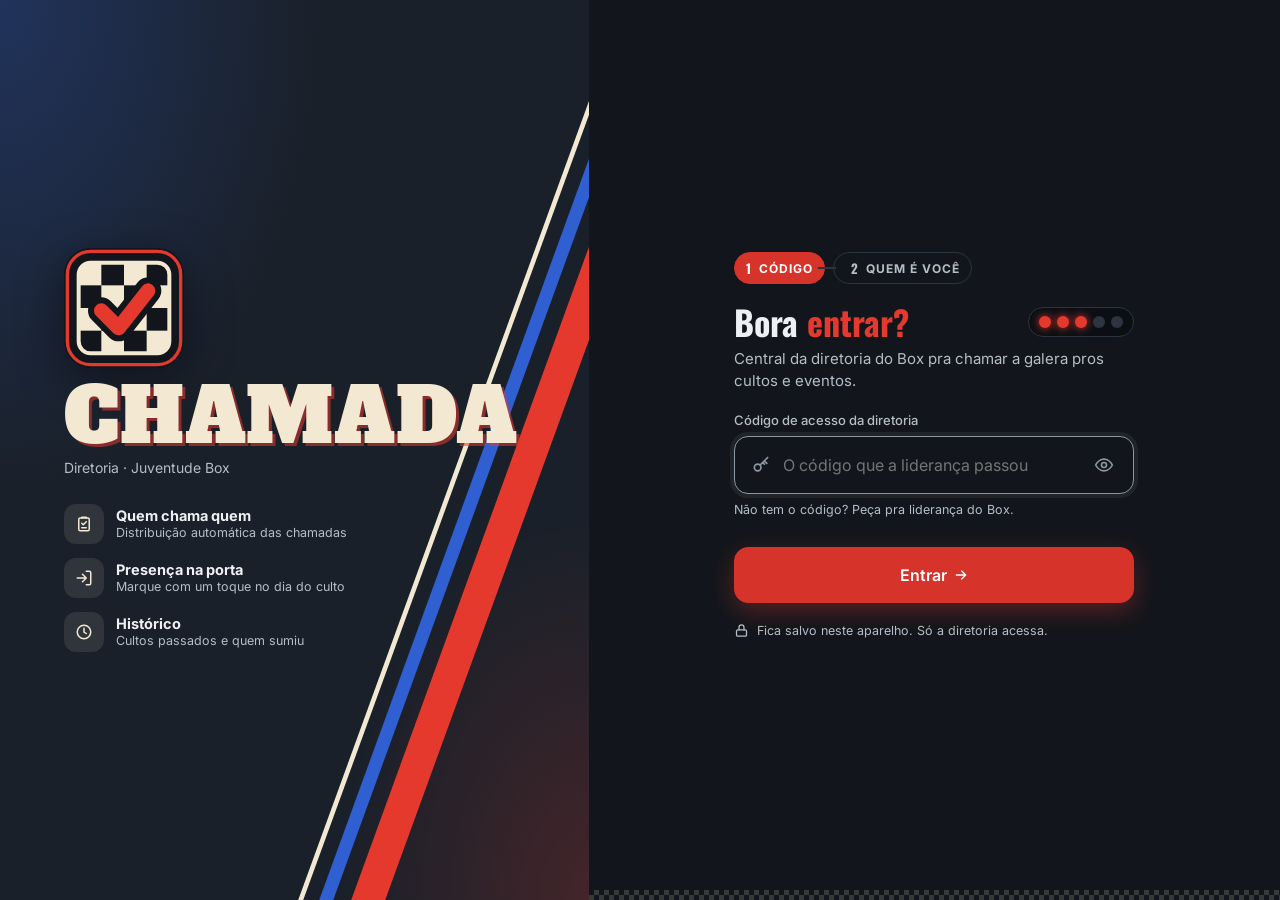
<file: index.html>
<!DOCTYPE html>
<html lang="pt-BR">
<head>
<meta charset="UTF-8">
<meta name="viewport" content="width=device-width, initial-scale=1.0, viewport-fit=cover">
<meta name="robots" content="noindex, nofollow">
<meta name="theme-color" content="#12161c">
<title>Chamada BOX</title>
<link rel="manifest" href="manifest.webmanifest">
<link rel="apple-touch-icon" href="icons/apple-touch-icon.png">
<meta name="mobile-web-app-capable" content="yes">
<meta name="apple-mobile-web-app-capable" content="yes">
<meta name="apple-mobile-web-app-title" content="Chamada BOX">
<meta name="apple-mobile-web-app-status-bar-style" content="black">
<link rel="icon" href="icons/icon.svg" type="image/svg+xml">
<link rel="icon" href="icons/favicon-32.png" sizes="32x32" type="image/png">
<link rel="icon" href="icons/favicon-16.png" sizes="16x16" type="image/png">
<link rel="preconnect" href="https://fonts.googleapis.com">
<link rel="preconnect" href="https://fonts.gstatic.com" crossorigin>
<link href="https://fonts.googleapis.com/css2?family=Alfa+Slab+One&family=Oswald:wght@500;600;700&family=Inter:wght@400;500;600;700&display=swap" rel="stylesheet">
<style>
/* Tela de carregamento: fica aqui (e não num .css) pra aparecer antes de tudo. */
#carregando {
  position: fixed; inset: 0; z-index: 100; display: grid; place-items: center;
  background: radial-gradient(70% 55% at 50% 40%, rgba(47, 95, 208, .22), transparent 70%),
              radial-gradient(60% 50% at 50% 100%, rgba(229, 57, 46, .12), transparent 70%), #12161c;
  color: #eef1f4; font-family: 'Inter', system-ui, sans-serif; transition: opacity .45s ease, visibility .45s;
}
#carregando.saindo { opacity: 0; visibility: hidden; pointer-events: none; }
#carregando::before, #carregando::after {
  content: ""; position: absolute; top: 0; left: 0; right: 0; height: 12px; opacity: .22;
  background: conic-gradient(#f3e9d2 25%, transparent 0 50%, #f3e9d2 0 75%, transparent 0) 0 0 / 12px 12px;
  animation: ld-xadrez 1.2s linear infinite;
}
#carregando::after { top: auto; bottom: 0; opacity: .14; animation-direction: reverse; }
.ld-centro { display: flex; flex-direction: column; align-items: center; gap: 14px; width: min(380px, 86vw); text-align: center; }
.ld-eyebrow { font-size: 12px; font-weight: 700; letter-spacing: 3px; text-transform: uppercase; color: #e5392e; }
.ld-titulo { font-family: 'Alfa Slab One', Georgia, serif; font-size: clamp(44px, 13vw, 72px); line-height: 1; letter-spacing: 1px; color: #f3e9d2; margin-top: -6px; text-shadow: 3px 3px 0 rgba(229, 57, 46, .55); }
.ld-pista { position: relative; width: 100%; height: 78px; margin-top: 12px; }
.ld-asfalto {
  position: absolute; left: 0; right: 38px; bottom: 10px; height: 18px; border-radius: 999px; overflow: hidden;
  background: #0b0f14; box-shadow: inset 0 0 0 1px #2c343f;
}
.ld-asfalto::after {
  content: ""; position: absolute; left: 0; right: 0; top: 8px; height: 2px;
  background: repeating-linear-gradient(90deg, rgba(243, 233, 210, .55) 0 14px, transparent 14px 28px);
  animation: ld-faixas .35s linear infinite;
}
.ld-rastro {
  position: absolute; left: 0; bottom: 10px; height: 18px; border-radius: 999px;
  background: linear-gradient(90deg, rgba(47, 95, 208, 0), #2f5fd0 55%, #e5392e);
  animation: ld-volta 2.2s cubic-bezier(.55, .05, .35, 1) infinite;
}
.ld-capacete { position: absolute; bottom: 18px; left: 0; width: 84px; height: 58px; animation: ld-capacete 2.2s cubic-bezier(.55, .05, .35, 1) infinite; }
.ld-capacete svg { width: 100%; height: 100%; animation: ld-tremor .18s ease-in-out infinite alternate; }
.ld-capacete::before, .ld-capacete::after { content: ""; position: absolute; right: 100%; border-radius: 999px; background: rgba(243, 233, 210, .5); }
.ld-capacete::before { bottom: 16px; width: 56px; height: 6px; margin-right: -26px; }
.ld-capacete::after { bottom: 28px; width: 40px; height: 4px; margin-right: -16px; background: rgba(243, 233, 210, .3); }
.ld-bandeira { position: absolute; right: 0; bottom: 6px; width: 36px; height: 36px; border-radius: 8px; background: conic-gradient(#f3e9d2 25%, #12161c 0 50%, #f3e9d2 0 75%, #12161c 0) 0 0 / 18px 18px; box-shadow: 0 0 0 2px #f3e9d2; }
.ld-frases { position: relative; height: 20px; width: 100%; font-size: 14px; color: #b4bdc8; }
.ld-frases span { position: absolute; inset: 0; opacity: 0; animation: ld-frase 6.6s infinite; }
.ld-frases span:nth-child(2) { animation-delay: 2.2s; }
.ld-frases span:nth-child(3) { animation-delay: 4.4s; }
@keyframes ld-xadrez { to { background-position: 24px 0; } }
@keyframes ld-faixas { to { transform: translateX(-28px); } }
@keyframes ld-volta { 0% { width: 0; opacity: 0; } 10% { opacity: 1; } 85% { width: calc(100% - 38px); opacity: 1; } 100% { width: calc(100% - 38px); opacity: 0; } }
@keyframes ld-capacete { 0% { transform: translateX(-20px); opacity: 0; } 10% { opacity: 1; } 85% { transform: translateX(calc(min(380px, 86vw) - 124px)); opacity: 1; } 100% { transform: translateX(calc(min(380px, 86vw) - 124px)); opacity: 0; } }
@keyframes ld-tremor { to { transform: translateY(-1.5px) rotate(-1.5deg); } }
@keyframes ld-frase { 0% { opacity: 0; transform: translateY(6px); } 5%, 30% { opacity: 1; transform: none; } 36%, 100% { opacity: 0; transform: translateY(-6px); } }
@media (prefers-reduced-motion: reduce) {
  #carregando *, #carregando::before, #carregando::after { animation: none !important; }
  .ld-rastro { width: 60%; }
  .ld-capacete { transform: translateX(calc(min(380px, 86vw) * .6 - 84px)); }
  .ld-frases span:first-child { opacity: 1; }
}
</style>
<link rel="stylesheet" href="css/base.css">
<link rel="stylesheet" href="css/componentes.css">
<link rel="stylesheet" href="css/entrada.css">
<link rel="stylesheet" href="css/topo.css">
<link rel="stylesheet" href="css/abas.css">
<link rel="stylesheet" href="css/telas/minha.css">
<link rel="stylesheet" href="css/telas/jovens.css">
<link rel="stylesheet" href="css/aniversarios.css">
<link rel="stylesheet" href="css/pwa.css">
<link rel="stylesheet" href="css/vinculos.css">
<link rel="stylesheet" href="css/telas/presenca.css">
<link rel="stylesheet" href="css/telas/equipe.css">
<link rel="stylesheet" href="css/telas/historico.css">
<link rel="stylesheet" href="css/frequencia.css">
<link rel="stylesheet" href="css/dialogos.css">
<link rel="stylesheet" href="css/telas/gerenciar.css">
</head>
<body>
<div id="carregando" role="status" aria-live="polite" aria-label="Carregando o Chamada BOX">
  <div class="ld-centro">
    <span class="ld-eyebrow">Juventude Box</span>
    <span class="ld-titulo">CHAMADA</span>
    <div class="ld-pista" aria-hidden="true">
      <div class="ld-asfalto"></div>
      <div class="ld-rastro"></div>
      <div class="ld-capacete"><svg viewBox="0 0 64 44">
        <path d="M18 21.5C10 20 5 16.5 2.5 11.5c6 2 11 3 16 5.5z" fill="#f3e9d2"/>
        <path d="M17.5 27C9.5 27.5 4 25 1 21c6 1 11 1.2 17 3z" fill="#f3e9d2"/>
        <path d="M17.5 32.5c-7 1.2-12 0-15-3 6 .3 10.5 0 15.5 0z" fill="#f3e9d2"/>
        <path d="M16 38C14.5 20.5 24.5 8 40.5 8 53.5 8 61.5 18 61.5 30v8z" fill="#2f5fd0"/>
        <path d="M46.5 25h15v13h-10.5c-2.8 0-4.5-2-4.5-4.7z" fill="#12161c"/>
        <path d="M44.5 23.5h15.5" stroke="#f3e9d2" stroke-width="3" stroke-linecap="round"/>
        <path d="M23 20.5c3.5-6.5 10-10 18.5-10" stroke="#e5392e" stroke-width="4.5" fill="none" stroke-linecap="round"/>
        <rect x="14.5" y="36" width="49" height="5" rx="2.5" fill="#e5392e"/>
      </svg></div>
      <span class="ld-bandeira"></span>
    </div>
    <div class="ld-frases"><span>Ligando os motores…</span><span>Conferindo a lista…</span><span>Quase na largada…</span></div>
  </div>
</div>
<div id="app" class="wrap"></div>
<dialog id="dlg"></dialog>
<dialog id="dlg2" class="dlg-pequeno"></dialog>
<div id="toasts" aria-live="polite"></div>
<script src="config.js"></script>
<script type="module" src="js/main.js"></script>
</body>
</html>
</file>
<file: css/base.css>
/* Cores, fontes, campos e layout geral. */

:root {
  --bg: #12161c;
  --surface: #1a2029;
  --surface-2: #212934;
  --border: #2c343f;
  --text: #eef1f4;
  --text-dim: #8d97a3;
  --accent: #e5392e;
  --accent-soft: rgba(229, 57, 46, 0.14);
  --cream: #f3e9d2;
  --gold: #e8a53d;
  --gold-soft: rgba(232, 165, 61, 0.14);
  --success: #38b787;
  --success-soft: rgba(56, 183, 135, 0.14);
  --blue: #5a86ee;
  --blue-soft: rgba(90, 134, 238, 0.15);
  --royal: #2f5fd0;
  --wa: #25d366;
  /* contraste (handoff v2): vermelho de fundo com texto branco (4,8:1) e
     variações claras pra texto pequeno; #e5392e fica pra detalhes, barras e ícones */
  --btn-red: #d6342a;
  --text-2: #b4bdc8;
  --accent-txt: #ff9a93;
  --blue-txt: #9db9ff;
}
* { box-sizing: border-box; }
html, body { margin: 0; padding: 0; }
body {
  background: var(--bg);
  color: var(--text);
  font-family: 'Inter', system-ui, sans-serif;
  font-size: 15px;
  min-height: 100vh;
  -webkit-tap-highlight-color: transparent;
}
.wrap { max-width: 1180px; margin: 0 auto; padding: 20px 16px 72px; }
@media (min-width: 768px) { .wrap { padding: 32px 32px 96px; } }
@media (display-mode: standalone) { .wrap { padding-top: calc(20px + env(safe-area-inset-top)); } }
h1, h2, h3 { font-family: 'Oswald', sans-serif; margin: 0; line-height: 1.1; }
h1 { font-size: clamp(26px, 6vw, 36px); font-weight: 700; }
h1 span { color: var(--accent); }
h2 { font-size: 21px; font-weight: 600; }
h3 { font-size: 17px; font-weight: 600; }
.dim { color: var(--text-dim); }
.small { font-size: 13px; }
a { color: var(--gold); }
button, .btn, input, select, textarea {
  transition: border-color .15s, box-shadow .15s; font: inherit; color: inherit; }
button { cursor: pointer; }
:focus-visible { outline: 2px solid var(--gold); outline-offset: 2px; }
@media (prefers-reduced-motion: reduce) {
  *, *::before, *::after { transition: none !important; animation-duration: .01ms !important; animation-iteration-count: 1 !important; scroll-behavior: auto !important; }
}

/* texto ampliado no aparelho (fonte padrão ≥ 120%): segmentado 2×2 e linhas que quebram em vez de cortar */
.texto-grande .seg { grid-template-columns: repeat(2, 1fr); }
.texto-grande .seg button { min-height: 52px; }
.texto-grande :is(.pcard-sub-txt, .jcard-resp, .pcheck-sub, .mrow-id strong, .mrow-id small, .quem-txt strong) { white-space: normal; overflow: visible; }
.texto-grande .jcard-nome { max-height: none; flex-wrap: wrap; }
.texto-grande .pcard-top { flex-wrap: wrap; }
.texto-grande .pcard-quem { flex-basis: 100%; }

/* barras de rolagem finas e escuras, no tema do site */
* { scrollbar-width: thin; scrollbar-color: #3a4350 transparent; }
::-webkit-scrollbar { width: 10px; height: 10px; }
::-webkit-scrollbar-track { background: transparent; }
::-webkit-scrollbar-thumb { background: #3a4350; border-radius: 999px; border: 3px solid transparent; background-clip: padding-box; }
::-webkit-scrollbar-thumb:hover { background-color: #4b5563; }
</file>
<file: css/componentes.css>
/* Botões, status, faixa etária, cards, listas e chips. */

.btn {
  display: inline-flex; align-items: center; justify-content: center; gap: 6px;
  min-height: 44px; padding: 7px 14px;
  border-radius: 10px; border: 1px solid var(--border);
  background: var(--surface-2); color: var(--text);
  text-decoration: none; font-size: 14px; font-weight: 600; white-space: nowrap;
}
.btn:hover { border-color: var(--text-dim); }
.btn.primary { background: var(--btn-red); border-color: var(--btn-red); color: #fff; }
.btn.wa { background: var(--wa); border-color: var(--wa); color: #06301a; }
.btn.ghost { background: transparent; }
.btn.danger { background: transparent; color: var(--accent-txt); border-color: var(--accent-soft); }
.btn.small { min-height: 36px; padding: 4px 12px; font-size: 13px; position: relative; }
/* alvo de toque de 44px sem aumentar o visual de chips e botões compactos */
:is(.btn.small, .me-chip, .hchip, .chip, .seg-mini button, .link-btn) { position: relative; }
:is(.btn.small:not(.carregando), .me-chip, .hchip, .chip, .seg-mini button, .link-btn)::after { content: ""; position: absolute; inset: -5px -2px; }
.btn[aria-disabled="true"] { opacity: .45; pointer-events: none; }
.btn svg { width: 16px; height: 16px; flex: none; }
.row-btns { display: flex; flex-wrap: wrap; gap: 8px; }
.st-pendente { --st: var(--text-dim); --st-soft: var(--surface-2); --st-txt: var(--text-2); }
.st-chamado { --st: var(--gold); --st-soft: var(--gold-soft); }
.st-confirmado { --st: var(--success); --st-soft: var(--success-soft); }
.st-nao_vai { --st: var(--accent); --st-soft: var(--accent-soft); --st-txt: var(--accent-txt); }
.st-presente { --st: var(--blue); --st-soft: var(--blue-soft); --st-txt: var(--blue-txt); }
.st-ausente { --st: var(--text-dim); --st-soft: var(--surface-2); }
.pill { display: inline-flex; align-items: center; gap: 5px; padding: 3px 9px; border-radius: 999px; font-size: 12.5px; font-weight: 600; white-space: nowrap; background: var(--st-soft, var(--surface-2)); color: var(--st-txt, var(--st, var(--text-2))); }
.dot { width: 9px; height: 9px; border-radius: 50%; background: var(--st); flex: none; }
.seg { display: grid; grid-template-columns: repeat(4, 1fr); gap: 4px; background: var(--bg); border: 1px solid var(--border); border-radius: 13px; padding: 4px; }
.seg button {
  border: none; background: transparent; border-radius: 10px; padding: 8px 2px; min-height: 44px;
  font-size: 13px; font-weight: 600; color: var(--text-dim); white-space: nowrap;
}
.seg button:hover { color: var(--text); }
.seg button[aria-pressed="true"] { background: var(--st-soft); color: var(--st-txt, var(--st)); box-shadow: inset 0 0 0 1.5px var(--st); }
.faixa { font-size: 11.5px; font-weight: 700; letter-spacing: .3px; text-transform: uppercase; padding: 2px 7px; border-radius: 6px; white-space: nowrap; }
.faixa.box { background: var(--accent-soft); color: var(--accent-txt); }
.faixa.sprint { background: var(--blue-soft); color: var(--blue-txt); }
.faixa.nd { background: var(--surface-2); color: var(--text-dim); }
.nota { font-size: 13.5px; background: var(--surface-2); border-radius: 8px; padding: 7px 10px; }
.mini-track { height: 5px; border-radius: 999px; background: var(--surface-2); overflow: hidden; }
.mini-fill { height: 100%; background: var(--success); transition: width .35s ease; }
.chips { display: flex; flex-wrap: wrap; gap: 6px; }
.chip { border: 1px solid var(--border); background: transparent; border-radius: 999px; padding: 5px 11px; font-size: 13px; font-weight: 600; color: var(--text-dim); }
.chip[aria-pressed="true"] { background: var(--text); color: var(--bg); border-color: var(--text); }
.vazio { text-align: center; padding: 32px 16px; color: var(--text-dim); display: flex; flex-direction: column; gap: 12px; align-items: center; }
.aviso { font-size: 13px; color: var(--gold); }

/* nome completo embaixo do apelido */
.nome-completo { display: block; font-size: 12.5px; color: var(--text-dim); font-weight: 500; margin-top: 1px; font-family: 'Inter', sans-serif; letter-spacing: 0; text-transform: none; }
.dlg-pessoa .nome-completo { font-size: 13.5px; margin: -2px 0 6px; }
.pcard-id .nome-completo { margin-top: -2px; }

/* ---------- avisos (toasts) ---------- */
#toasts {
  position: fixed; z-index: 60; left: 12px; right: 12px; bottom: calc(84px + env(safe-area-inset-bottom));
  display: flex; flex-direction: column; gap: 8px; pointer-events: none;
}
@media (min-width: 1024px) { #toasts { left: auto; right: 20px; bottom: 20px; width: 380px; } }
/* dentro de um modal (gaveta no celular): vai pro topo pra não cobrir os botões */
@media (max-width: 1023px) { #toasts.em-dlg { bottom: auto; top: calc(12px + env(safe-area-inset-top)); flex-direction: column-reverse; } }
.toast {
  --tc: var(--success); position: relative; overflow: hidden; pointer-events: auto;
  display: flex; align-items: center; gap: 12px; padding: 12px 12px 14px;
  border-radius: 16px; border: 1px solid rgba(56, 183, 135, .45); background: var(--surface-2);
  box-shadow: 0 12px 32px rgba(0, 0, 0, .5); animation: toast-entra .22s ease-out;
}
.toast.t-info { --tc: var(--blue); border-color: var(--border); }
.toast.t-aviso { --tc: var(--gold); border-color: rgba(232, 165, 61, .4); }
.toast.t-erro { --tc: var(--accent); border-color: rgba(229, 57, 46, .45); }
.toast { cursor: pointer; }
.toast.saindo { animation: toast-sai .2s ease-in forwards; }
.toast-ic {
  flex: none; width: 36px; height: 36px; border-radius: 50%; display: grid; place-items: center;
  color: var(--tc); background: color-mix(in srgb, var(--tc) 16%, transparent);
}
.toast-ic svg { width: 18px; height: 18px; }
.toast-txt { flex: 1; min-width: 0; display: flex; flex-direction: column; gap: 2px; }
.toast-txt strong { font-size: 14.5px; font-weight: 600; }
.toast-txt small { font-size: 13px; color: var(--text-2); }
.toast-acao { flex: none; min-height: 44px; padding: 0 8px; border: none; background: none; font-size: 13.5px; font-weight: 700; color: var(--tc); }
.toast.t-erro .toast-acao { color: var(--accent-txt); }
.toast.t-info .toast-acao { color: var(--blue-txt); }
.toast-tempo {
  position: absolute; left: 0; right: 0; bottom: 0; height: 3px; background: var(--tc);
  transform-origin: left; animation: toast-tempo linear forwards;
}
.toast.pausado .toast-tempo { animation-play-state: paused; }
@keyframes toast-entra { from { opacity: 0; transform: translateY(10px); } }
@keyframes toast-sai { to { opacity: 0; transform: translateY(6px); } }
@keyframes toast-tempo { to { transform: scaleX(0); } }
@media (prefers-reduced-motion: reduce) {
  .toast, .toast.saindo { animation: none; }
  .toast-tempo { animation: none; opacity: .5; }
}


/* ---------- estados vazios ilustrados ---------- */
.vazio-card {
  max-width: 300px; margin: 24px auto; padding: 24px 20px; text-align: center;
  display: flex; flex-direction: column; align-items: center; gap: 10px;
  border-radius: 20px; border: 1px solid var(--border); background: var(--surface);
}
.vz-ilu { width: 96px; height: 96px; }
.vz-ilu svg { width: 100%; height: 100%; display: block; }
.vazio-card h3 { font-size: 22px; font-weight: 600; overflow-wrap: anywhere; }
.vazio-card p { margin: 0; font-size: 14px; color: var(--text-2); line-height: 1.45; }
.vazio-card .vz-acao { min-height: 46px; width: 100%; justify-content: center; margin-top: 4px; }
.vazio-card .vz-acao + .vz-acao { margin-top: 0; }
.vz-chegada { border-color: rgba(56, 183, 135, .35); }

/* ---------- faixa de sem conexão ---------- */
.faixa-offline {
  position: fixed; top: 0; left: 0; right: 0; z-index: 70;
  display: flex; align-items: center; justify-content: center; gap: 8px;
  min-height: 40px; padding: calc(8px + env(safe-area-inset-top)) 16px 8px;
  background: #3a2c10; border-bottom: 1px solid rgba(232, 165, 61, .5);
  color: var(--cream); font-size: 13.5px; text-align: center;
}
.faixa-offline svg { flex: none; width: 18px; height: 18px; color: var(--gold); }
.faixa-offline strong { color: var(--gold); }
body.com-faixa { padding-top: calc(40px + env(safe-area-inset-top)); }
body.com-faixa .pres-barra, body.com-faixa .lateral { top: calc(40px + env(safe-area-inset-top)); }
@media (min-width: 1024px) { body.com-faixa .lateral { height: calc(100vh - 40px); } }
</file>
<file: css/entrada.css>
/* Tela de entrada (código e "quem é você"). */

#app.entrada { min-height: 100dvh; display: flex; flex-direction: column; }
.xadrez { position: absolute; left: 0; right: 0; height: 10px; background: conic-gradient(var(--cream) 25%, transparent 0 50%, var(--cream) 0 75%, transparent 0) 0 0 / 10px 10px; }
.xadrez.topo { top: 0; opacity: .24; }
.xadrez.base { bottom: 0; opacity: .16; }
.semaforo { flex: none; display: inline-flex; gap: 6px; padding: 8px 10px; border-radius: 999px; background: #0b0f14; border: 1px solid var(--border); }
.semaforo i { width: 12px; height: 12px; border-radius: 50%; background: var(--border); transition: background .2s, box-shadow .2s; }
.semaforo i.vermelha { background: var(--accent); box-shadow: 0 0 8px var(--accent); }
.semaforo i.verde { background: var(--success); box-shadow: 0 0 8px var(--success); }

/* painel da marca */
.gate-marca {
  position: relative; overflow: hidden; flex: 0 0 30dvh; min-height: 210px;
  display: flex; flex-direction: column; justify-content: flex-end; gap: 6px; padding: 28px 20px 22px;
  background: radial-gradient(90% 90% at 0% 0%, rgba(47, 95, 208, .3), transparent 62%), radial-gradient(70% 70% at 100% 100%, rgba(229, 57, 46, .2), transparent 60%), var(--surface);
}
.gate-faixas { position: absolute; inset: 0 0 0 auto; width: 150px; }
.gate-faixas i { position: absolute; top: -20px; bottom: -20px; transform: skewX(-20deg); }
.gate-faixas i:nth-child(1) { right: 40px; width: 34px; background: var(--accent); }
.gate-faixas i:nth-child(2) { right: 92px; width: 14px; background: var(--royal); }
.gate-faixas i:nth-child(3) { right: 122px; width: 5px; background: var(--cream); }
.gate-ic { position: relative; width: 64px; height: 64px; margin-bottom: 6px; filter: drop-shadow(0 12px 24px rgba(0, 0, 0, .45)); }
.gate-nome { position: relative; font-family: 'Alfa Slab One', serif; font-weight: 400; font-size: 46px; line-height: .95; letter-spacing: .8px; text-transform: uppercase; color: var(--cream); text-shadow: 3px 3px 0 rgba(229, 57, 46, .55); }
.gate-sub { position: relative; margin: 0; font-size: 14px; color: var(--text-2); }
.gate-recursos { display: none; position: relative; list-style: none; margin: 22px 0 0; padding: 0; flex-direction: column; gap: 14px; max-width: 300px; }
.gate-recursos li { display: flex; align-items: center; gap: 12px; }
.gate-recursos li > span:first-child { flex: none; width: 40px; height: 40px; border-radius: 12px; display: grid; place-items: center; background: rgba(243, 233, 210, .1); color: var(--cream); }
.gate-recursos svg { width: 18px; height: 18px; }
.gate-recursos li > span:last-child { display: flex; flex-direction: column; gap: 1px; }
.gate-recursos strong { font-size: 14.5px; }
.gate-recursos small { font-size: 12.5px; color: var(--text-2); }

/* formulário */
.gate-form { position: relative; flex: 1; display: flex; align-items: center; justify-content: center; padding: 24px 20px 34px; }
.gate-caixa { width: 100%; max-width: 400px; display: flex; flex-direction: column; gap: 20px; }
.etapas { display: flex; align-items: center; gap: 8px; list-style: none; margin: 0; padding: 0; font-size: 12px; font-weight: 700; letter-spacing: 1px; text-transform: uppercase; }
.etapas li { display: inline-flex; align-items: center; gap: 7px; padding: 5px 11px; border-radius: 999px; border: 1px solid var(--border); color: var(--text-2); }
.etapas li + li::before { content: ""; width: 18px; height: 2px; margin-left: -27px; margin-right: 8px; background: var(--border); }
.etapas li.ativa { background: var(--btn-red); border-color: var(--btn-red); color: #fff; }
.etapas b { font-family: 'Oswald', sans-serif; font-size: 13px; }
.gate-titulo { display: flex; align-items: center; justify-content: space-between; gap: 12px; }
.gate-titulo h2, .quem-titulo { font-family: 'Oswald', sans-serif; font-size: 34px; font-weight: 700; line-height: 1.05; }
.gate-titulo h2 span, .quem-titulo span { color: var(--accent); }
.gate-txt { margin: 8px 0 0; color: var(--text-2); line-height: 1.45; }
#form-login { display: flex; flex-direction: column; gap: 8px; }
#form-login .field { font-size: 13px; color: var(--text-2); }
.campo-codigo {
  display: flex; align-items: center; gap: 12px; min-height: 58px; padding: 0 7px 0 16px; border-radius: 14px;
  background: var(--bg); border: 1.5px solid var(--border); color: var(--text-dim); transition: border-color .15s, box-shadow .15s;
}
.campo-codigo:focus-within { border-color: var(--text-dim); box-shadow: 0 0 0 4px rgba(255, 255, 255, .06); }
.campo-codigo > svg { flex: none; width: 20px; height: 20px; }
.campo-codigo input { flex: 1; min-width: 0; min-height: 54px; padding: 0; border: none; background: transparent; font-size: 16px; color: var(--text); outline: none; }
.ver-codigo { flex: none; width: 44px; height: 44px; display: grid; place-items: center; border: none; border-radius: 11px; background: transparent; color: var(--text-dim); }
.ver-codigo:hover { color: var(--text); background: var(--surface-2); }
.ver-codigo svg { width: 20px; height: 20px; }
.gate-ajuda { font-size: 12.5px; color: var(--text-2); }
.erro { color: var(--accent-txt); font-size: 14px; min-height: 1em; }
.btn-entrar { min-height: 56px; border-radius: 14px; font-size: 16px; justify-content: center; box-shadow: 0 8px 24px rgba(229, 57, 46, .32); }
.btn-entrar svg { width: 18px; height: 18px; }
.gate-nota { display: flex; align-items: center; gap: 8px; margin: 0; font-size: 12.5px; color: var(--text-2); }
.gate-nota svg { flex: none; width: 15px; height: 15px; }

@media (min-width: 700px) {
  .gate-marca { flex-basis: 44dvh; padding: 40px 48px 34px; }
  .gate-ic { width: 96px; height: 96px; }
  .gate-nome { font-size: 60px; }
}
@media (min-width: 700px) and (min-height: 900px) { .gate-recursos { display: flex; } }
@media (min-width: 1024px) {
  #app.entrada:not(.quem) { flex-direction: row; }
  .gate-marca { flex: 0 0 46%; justify-content: center; padding: 64px; }
  .gate-faixas { width: 220px; }
  .gate-ic { width: 120px; height: 120px; }
  .gate-nome { font-size: 76px; }
  .gate-recursos { display: flex; }
}

/* quem é você */
#app.quem { display: block; }
.quem-corpo { max-width: 640px; margin: 0 auto; padding: 20px 16px 150px; display: flex; flex-direction: column; gap: 20px; }
.quem-topo { display: flex; align-items: center; gap: 10px; }
.quem-topo .marca-nome { font-size: 20px; }
.quem-topo .semaforo { margin-left: auto; padding: 7px 9px; gap: 5px; }
.quem-topo .semaforo i { width: 10px; height: 10px; }
.quem-titulo { font-size: clamp(32px, 9vw, 44px); }
.quem-grupo { display: flex; flex-direction: column; gap: 10px; }
.quem-grupo h3 { display: flex; align-items: center; gap: 12px; font-family: 'Oswald', sans-serif; font-size: 15px; font-weight: 600; letter-spacing: .8px; text-transform: uppercase; color: var(--text-2); }
.quem-grupo h3::after { content: ""; flex: 1; height: 1px; background: var(--border); }
.pick-grid { display: grid; grid-template-columns: repeat(auto-fill, minmax(min(100%, 150px), 1fr)); gap: 8px; }
.quem-card {
  position: relative; display: flex; align-items: center; gap: 11px; min-height: 66px; padding: 9px 12px; text-align: left;
  border-radius: 16px; border: 1.5px solid var(--border); background: var(--surface); color: inherit;
}
.quem-card:hover { border-color: var(--text-dim); }
.quem-card .avatar { width: 42px; height: 42px; font-size: 17px; }
.quem-txt { flex: 1; min-width: 0; display: flex; flex-direction: column; gap: 2px; }
.quem-txt strong { font-family: 'Oswald', sans-serif; font-size: 20px; font-weight: 600; line-height: 1.1; overflow: hidden; text-overflow: ellipsis; white-space: nowrap; }
.quem-txt small { font-size: 12.5px; font-weight: 600; color: var(--gold); }
.quem-card.lembrado small { color: var(--accent-txt); }
.quem-check { display: none; position: absolute; top: -8px; right: -6px; width: 24px; height: 24px; border-radius: 50%; place-items: center; background: var(--btn-red); color: #fff; box-shadow: 0 0 0 3px var(--bg); }
.quem-check svg { width: 14px; height: 14px; }
.quem-card[aria-pressed="true"] { border-color: var(--accent); background: rgba(229, 57, 46, .12); }
.quem-card[aria-pressed="true"] .avatar { box-shadow: inset 0 0 0 2px var(--accent); }
.quem-card[aria-pressed="true"] .quem-check { display: grid; }
.quem-visitante { min-height: 50px; border-radius: 14px; border: 1px dashed #3a4452; background: transparent; color: var(--text-2); justify-content: center; }
.quem-barra { position: fixed; left: 0; right: 0; bottom: 0; z-index: 10; padding: 40px 20px calc(20px + env(safe-area-inset-bottom)); background: linear-gradient(180deg, rgba(18, 22, 28, 0), var(--bg) 45%); }
.quem-barra .btn-entrar { width: 100%; max-width: 600px; margin: 0 auto; display: flex; }
.quem-corpo .aviso { margin: 0; padding: 12px 14px; border-radius: 12px; background: var(--gold-soft); font-size: 14px; }
input, select, textarea {
  width: 100%; min-height: 50px; padding: 11px 14px;
  background: var(--bg); border: 1.5px solid var(--border); border-radius: 12px;
}
textarea { min-height: 96px; resize: vertical; }
input[type="checkbox"] { width: 20px; min-height: 20px; accent-color: var(--accent); }
.field { display: flex; flex-direction: column; gap: 6px; font-size: 13px; color: var(--text-2); font-weight: 500; min-width: 0; }
fieldset.field { border: none; margin: 0; padding: 0; }
fieldset.field legend { padding: 0; margin-bottom: 6px; }
.field .lbl { display: block; }
.field input:focus, .field textarea:focus, .form-texto textarea:focus, #form-imp textarea:focus { outline: none; border-color: var(--text-dim); box-shadow: 0 0 0 4px rgba(255, 255, 255, .06); }
.field.invalido input { border-color: var(--accent); box-shadow: 0 0 0 3px var(--accent-soft); }
.field.invalido .lbl::after { content: " · obrigatório"; color: var(--accent-txt); }
input[type="date"] { color-scheme: dark; }
/* campo dentro de rótulo herdava 13px e o cinza do rótulo */
.field input, .field textarea, .field select { font-size: 15px; color: var(--text); }
/* telas de toque: 16px evita o zoom automático do iOS ao focar um campo */
@media (pointer: coarse) {
  input, select, textarea { font-size: 16px !important; }
  .stepper input { font-size: 20px !important; }
}
/* Safari/iOS: o campo de data nativo tem largura mínima própria e estourava o modal */
@supports (-webkit-touch-callout: none) {
  input[type="date"], input[type="time"] { -webkit-appearance: none; appearance: none; min-width: 0; max-width: 100%; display: block; }
  input[type="date"]::-webkit-date-and-time-value, input[type="time"]::-webkit-date-and-time-value { text-align: left; min-height: 1.4em; }
}
label.check { display: flex; align-items: center; gap: 10px; font-size: 14px; }
.field .hint { font-size: 12px; color: var(--text-dim); font-weight: 400; }
.field .hint.ok { color: var(--success); font-weight: 600; }
.btn.danger-solid { background: var(--btn-red); border-color: var(--btn-red); color: #fff; }
.btn.creme { background: var(--cream); border-color: var(--cream); color: var(--bg); }
.btn:disabled { opacity: .45; cursor: not-allowed; }
.btn.carregando { position: relative; color: transparent !important; }
.btn.carregando::after { content: ""; position: absolute; width: 16px; height: 16px; border-radius: 50%; border: 2px solid rgba(255,255,255,.35); border-top-color: #fff; animation: gira .7s linear infinite; }
.demo-banner {
  background: var(--gold-soft); color: var(--gold); border: 1px solid rgba(232,165,61,.3);
  border-radius: 10px; padding: 8px 12px; font-size: 13px; margin-bottom: 14px;
}
</file>
<file: css/topo.css>
/* Topo, card do evento ("Largada") e progresso. */

.topo { display: flex; align-items: center; justify-content: space-between; gap: 12px; margin-bottom: 12px; }
.marca { display: flex; align-items: center; gap: 12px; min-width: 0; }
.marca-nome { font-family: 'Alfa Slab One', serif; font-size: 20px; line-height: 1; letter-spacing: .6px; text-transform: uppercase; color: var(--cream); }
.marca-sub { font-size: 12px; color: var(--text-dim); margin-top: 5px; white-space: nowrap; }
.topo .marca-sub { display: none; }
.me-chip {
  display: inline-flex; align-items: center; gap: 8px; max-width: 55%; min-height: 36px;
  padding: 4px 12px 4px 4px; border-radius: 999px; border: 1px solid var(--border);
  background: var(--surface); font-size: 13.5px; font-weight: 600;
}
.me-chip:hover { border-color: var(--text-dim); }
.me-chip span:last-child { overflow: hidden; text-overflow: ellipsis; white-space: nowrap; }
.eu-av {
  flex: none; width: 26px; height: 26px; border-radius: 50%; display: grid; place-items: center;
  background: var(--surface-2); box-shadow: inset 0 0 0 1.5px var(--accent);
  font-family: 'Oswald', sans-serif; font-size: 13px; font-weight: 600; color: var(--text);
}

.hero {
  position: relative; overflow: hidden; margin-bottom: 10px;
  padding: 22px 20px 20px; border-radius: 22px; border: 1px solid var(--border);
  background: radial-gradient(80% 120% at 0% 0%, rgba(47, 95, 208, .2), transparent 60%), var(--surface);
}
/* faixas de corrida inclinadas, só no canto e sumindo pra baixo */
.faixas {
  position: absolute; top: 0; right: 0; width: 110px; height: 72%; overflow: hidden; pointer-events: none;
  -webkit-mask-image: linear-gradient(to bottom, #000 55%, transparent 100%); mask-image: linear-gradient(to bottom, #000 55%, transparent 100%);
}
.faixas i { position: absolute; top: -20px; bottom: -20px; transform: skewX(-20deg); }
.faixas i:nth-child(1) { right: 18px; width: 22px; background: var(--accent); }
.faixas i:nth-child(2) { right: 50px; width: 10px; background: var(--royal); }
.faixas i:nth-child(3) { right: 68px; width: 4px; background: var(--cream); }
.hero-corpo { position: relative; display: flex; flex-direction: column; gap: 14px; }
.eyebrow { font-size: 11.5px; font-weight: 700; letter-spacing: 1.3px; text-transform: uppercase; color: var(--text-dim); }
.hero-label { display: flex; align-items: center; flex-wrap: wrap; gap: 10px; margin-right: 96px; }
.selo-ev {
  display: inline-flex; align-items: center; gap: 7px; padding: 5px 12px; border-radius: 999px;
  background: var(--cream); color: var(--bg); font-size: 12px; font-weight: 700; letter-spacing: 1px; text-transform: uppercase;
}
.selo-ev .dot { width: 7px; height: 7px; background: var(--accent); }
.selo-ev.cd-hoje { background: var(--btn-red); color: #fff; }
.selo-ev.cd-hoje .dot { background: #fff; }
.selo-ev.cd-passado { background: var(--surface-2); color: var(--text-2); }
.selo-ev.cd-passado .dot { background: var(--text-dim); }
.trocar svg { width: 15px; height: 15px; }
.ev-nome {
  margin: 0; font-family: 'Alfa Slab One', serif; font-weight: 400;
  font-size: clamp(38px, 11vw, 60px); line-height: .95; letter-spacing: .5px;
  text-transform: uppercase; color: var(--cream); text-shadow: 3px 3px 0 rgba(229, 57, 46, .55); overflow-wrap: anywhere;
  margin-right: 70px;
}
.ev-meta { font-size: 14px; font-weight: 500; color: var(--text-2); margin-right: 70px; }

/* pista: trilho com linha tracejada, rastro azul→vermelho, capacete na ponta e bandeira no fim */
.pista { position: relative; height: 44px; margin: 6px 70px 0 0; }
.pista-trilho {
  position: absolute; left: 0; right: 34px; top: 20px; height: 22px; border-radius: 999px;
  background: #0b0f14; box-shadow: inset 0 0 0 1px var(--border); overflow: hidden;
}
.pista-trilho::after { content: ""; position: absolute; left: 0; right: 0; top: 10px; height: 2px; background: repeating-linear-gradient(90deg, rgba(243, 233, 210, .35) 0 12px, transparent 12px 24px); }
.pista-fill {
  position: absolute; left: 0; top: 20px; height: 22px; border-radius: 999px; width: calc((100% - 34px) * var(--f));
  background: linear-gradient(90deg, rgba(47, 95, 208, .2), var(--royal) 50%, var(--accent)); transition: width .5s ease;
}
.pista-capacete { position: absolute; top: 0; left: max(0px, calc((100% - 34px) * var(--f) - 52px)); width: 64px; height: 44px; transition: left .5s ease; }
.pista-capacete svg { width: 100%; height: 100%; display: block; }
.pista-bandeira {
  position: absolute; right: 0; top: 12px; width: 30px; height: 30px; border-radius: 7px;
  background: conic-gradient(var(--cream) 25%, var(--bg) 0 50%, var(--cream) 0 75%, var(--bg) 0) 0 0 / 15px 15px;
  box-shadow: 0 0 0 2px var(--cream);
}
.hero-chips { display: flex; flex-wrap: wrap; gap: 8px; }
.hchip { min-height: 36px; padding: 7px 13px; border-radius: 999px; border: none; font-size: 13.5px; font-weight: 600; }
.hchip b { font-family: 'Oswald', sans-serif; font-size: 15px; color: var(--text); margin-left: 2px; }
.hchip-voce { background: #1d2b4f; color: var(--blue-txt); }
.hchip-equipe { background: var(--surface-2); color: var(--text-2); }
.hchip-faltam { background: #3b2022; color: var(--accent-txt); }
.hchip:hover { filter: brightness(1.15); }

.hero-vazio .ev-nome { font-size: clamp(28px, 5.5vw, 40px); margin: 10px 0 10px; }
.hero-vazio-txt { margin: 0; color: var(--text-dim); font-size: 14.5px; max-width: 40ch; line-height: 1.5; }
.ultimo-culto { display: flex; flex-direction: column; gap: 3px; margin: 10px 0 14px; }
.ultimo-culto strong { font-family: 'Oswald', sans-serif; font-size: 24px; font-weight: 600; line-height: 1.1; }
.ultimo-culto small { color: var(--text-dim); font-size: 13px; }
.hero-vazio .tiles { display: grid; grid-template-columns: repeat(3, minmax(0, 1fr)); gap: 8px; margin-top: 0; }
.hero-vazio .tile {
  display: flex; flex-direction: column; align-items: flex-start; gap: 4px; text-align: left;
  padding: 11px 12px; border-radius: 12px; border: 1px solid var(--border); background: rgba(255, 255, 255, .03);
}
.hero-vazio .tile strong { font-family: 'Oswald', sans-serif; font-size: 28px; font-weight: 600; line-height: 1; color: var(--st); }
.hero-vazio .tile > span { font-size: 12.5px; font-weight: 600; color: var(--text-2); }
.hero-vazio .tile strong small { font-size: 16px; color: var(--text-dim); }
.ultimo-ver { align-self: flex-start; margin-top: 14px; }
.ultimo-ver svg { width: 14px; height: 14px; }
.passos { list-style: none; margin: 12px 0 0; padding: 0; display: flex; flex-direction: column; gap: 10px; }
.passos li { display: flex; align-items: center; gap: 12px; font-size: 14px; color: var(--text-dim); }
.passos b { flex: none; width: 28px; height: 28px; border-radius: 50%; display: grid; place-items: center;
  font-family: 'Oswald', sans-serif; font-size: 15px; color: var(--cream); background: var(--surface-2); box-shadow: inset 0 0 0 1px var(--border); }
@media (min-width: 760px) {
  .hero { padding: 28px 28px 24px; }
  .ev-nome, .ev-meta, .pista { margin-right: 120px; }
}
.hero-vazio { display: grid; gap: 22px; }
.hero-vazio .hero-prog { padding-top: 20px; border-top: 1px solid var(--border); }
@media (min-width: 960px) {
  .hero-vazio { grid-template-columns: minmax(0, 1.15fr) minmax(0, 1fr); gap: 36px; padding: 32px 32px 28px; }
  .hero-vazio .hero-prog { padding-top: 0; border-top: none; padding-left: 36px; border-left: 1px solid var(--border); display: flex; flex-direction: column; justify-content: center; }
  .hero-vazio .hero-ev { display: flex; flex-direction: column; justify-content: center; }
}

/* escolher evento */
.ev-opcoes { display: flex; flex-direction: column; gap: 8px; }
.ev-opcao {
  display: flex; align-items: center; gap: 12px; width: 100%; text-align: left;
  padding: 12px 14px; border-radius: 12px; border: 1px solid var(--border); background: var(--bg);
}
.ev-opcao:hover { border-color: var(--text-dim); }
.ev-opcao.atual { border-color: var(--accent); background: var(--accent-soft); }
.ev-opcao-txt { flex: 1; min-width: 0; display: flex; flex-direction: column; gap: 3px; }
.ev-opcao-txt strong { font-family: 'Oswald', sans-serif; font-size: 18px; font-weight: 600; }
.ev-opcao-txt small { color: var(--text-dim); font-size: 13px; }
.ev-check { width: 20px; height: 20px; color: var(--accent); flex: none; }
@media (max-width: 520px) {
  .hero { padding: 20px 16px 16px; }
  .trocar { padding: 4px 9px; }
}

/* evento que já aconteceu: botão no mesmo lugar e formato do "Marcar presença" */
.hero-acao { display: flex; align-items: center; flex-wrap: wrap; gap: 8px 14px; margin-top: 16px; }
.hero-acao small { color: var(--text-dim); font-size: 13px; }
.btn.hero-cta {
  min-height: 44px; padding: 9px 18px; font-size: 15px;
  background: var(--cream); border-color: var(--cream); color: #1b1e24;
  box-shadow: 0 6px 20px rgba(243, 233, 210, .12);
}
.btn.hero-cta:hover { filter: brightness(1.05); border-color: var(--cream); }
</file>
<file: css/abas.css>
/* Navegação: barra fixa embaixo (celular e tablet) e barra lateral (desktop, a partir de 1024px). */

.tab, .lat-item { position: relative; background: transparent; border: none; color: var(--text-2); font-weight: 600; transition: background .15s, color .15s; }
.tab-ic { position: relative; display: inline-flex; align-items: center; justify-content: center; }
.tab .n, .lat-item .n {
  min-width: 18px; padding: 0 5px; border-radius: 999px;
  background: var(--btn-red); color: #fff; font-size: 11px; font-weight: 700; line-height: 18px; text-align: center;
}

/* ---------- barra de baixo ---------- */
.wrap { padding-bottom: calc(96px + env(safe-area-inset-bottom)); }
.tabs {
  position: fixed; left: 0; right: 0; bottom: 0; z-index: 20; margin: 0;
  display: grid; grid-auto-flow: column; grid-auto-columns: minmax(0, 1fr);
  padding: 6px 4px calc(10px + env(safe-area-inset-bottom));
  border-top: 1px solid var(--border); background: rgba(18, 22, 28, .95);
  backdrop-filter: blur(10px); -webkit-backdrop-filter: blur(10px); box-shadow: 0 -8px 24px rgba(0, 0, 0, .35);
}
.tab { display: flex; flex-direction: column; align-items: center; justify-content: center; gap: 3px; min-height: 54px; padding: 4px 2px; font-size: 11px; }
.tab-ic { width: 54px; height: 30px; border-radius: 999px; transition: background .2s; }
.tab-ic svg { width: 22px; height: 22px; }
.tab[aria-selected="true"] { color: var(--text); }
.tab[aria-selected="true"] .tab-ic { background: rgba(229, 57, 46, .16); color: var(--accent); }
.tab .n { position: absolute; top: 2px; left: calc(50% + 6px); box-shadow: 0 0 0 2px var(--bg); }
.tab-lbl { white-space: nowrap; max-width: 100%; overflow: hidden; text-overflow: ellipsis; }
@media (min-width: 700px) { .tabs { padding-left: max(4px, calc((100% - 760px) / 2)); padding-right: max(4px, calc((100% - 760px) / 2)); } }

/* ---------- barra lateral ---------- */
.lateral { display: none; }
@media (min-width: 1024px) {
  .wrap { max-width: none; padding: 0; }
  .casca { display: grid; grid-template-columns: 248px minmax(0, 1fr); min-height: 100vh; }
  .lateral {
    position: sticky; top: 0; height: 100vh; display: flex; flex-direction: column; gap: 6px;
    padding: 22px 14px; border-right: 1px solid var(--border); background: #0f1318;
  }
  .lat-marca { padding: 0 10px 18px; }
  .lat-marca .marca-nome { font-size: 26px; }
  .lat-nav { display: flex; flex-direction: column; gap: 6px; }
  .lat-item {
    display: flex; align-items: center; gap: 12px; width: 100%; min-height: 44px; padding: 10px 12px;
    border-radius: 12px; font-size: 14.5px; text-align: left;
  }
  .lat-item .tab-ic { width: auto; height: auto; }
  .lat-item .tab-ic svg { width: 20px; height: 20px; }
  .lat-item .tab-lbl { flex: 1; }
  .lat-item:hover { background: var(--surface); color: var(--text); }
  .lat-item[aria-current="page"] { background: var(--surface-2); color: var(--text); box-shadow: inset 3px 0 0 var(--accent); }
  .lat-eu {
    margin-top: auto; display: flex; align-items: center; gap: 10px; width: 100%; padding: 10px 12px; text-align: left;
    border-radius: 14px; border: 1px solid var(--border); background: var(--surface);
  }
  .lat-eu:hover { border-color: var(--text-dim); }
  .lat-eu .eu-av { width: 34px; height: 34px; font-size: 15px; }
  .lat-eu span:last-child { display: flex; flex-direction: column; min-width: 0; }
  .lat-eu strong { font-size: 14px; overflow: hidden; text-overflow: ellipsis; white-space: nowrap; }
  .lat-eu small { font-size: 12px; color: var(--text-dim); }
  .conteudo { width: 100%; max-width: 1100px; margin: 0 auto; padding: 28px 32px 64px; }
  .topo, .tabs { display: none; }
}
</file>
<file: css/telas/minha.css>
/* Aba Minha lista. */

.minha-head { display: flex; align-items: baseline; gap: 10px; margin: 4px 0 12px; }
.minha-head .tag { font-size: 13px; color: var(--text-2); }

/* filtro por status */
.mfiltros { display: flex; gap: 6px; overflow-x: auto; scrollbar-width: none; margin: 0 -16px 4px; padding: 0 16px 2px; }
.mfiltros::-webkit-scrollbar { display: none; }
.mchip {
  flex: none; display: inline-flex; align-items: center; gap: 7px; min-height: 40px; padding: 0 13px;
  border-radius: 999px; border: 1px solid var(--border); background: transparent;
  color: var(--text-2); font-size: 13.5px; font-weight: 600; white-space: nowrap;
}
.mchip .dot { width: 8px; height: 8px; border-radius: 50%; background: var(--st); }
.mchip .n { font-family: 'Oswald', sans-serif; font-size: 13px; opacity: .85; }
.mchip:hover:not(:disabled) { border-color: var(--text-dim); color: var(--text); }
.mchip[aria-pressed="true"] { background: var(--text); border-color: var(--text); color: var(--bg); }
.mchip:disabled { opacity: .45; }

.grupo { margin-top: 18px; }
.grupo-titulo {
  display: flex; align-items: center; gap: 8px; margin: 0 0 10px;
  font-family: 'Oswald', sans-serif; font-size: 15px; font-weight: 600; letter-spacing: .8px; text-transform: uppercase; color: var(--text-2);
}
.grupo-titulo span {
  background: var(--surface-2); color: var(--text); border-radius: 999px; padding: 0 8px;
  font-family: 'Inter', sans-serif; font-size: 12.5px; line-height: 20px; letter-spacing: 0;
}
.grupo-titulo.pra { color: var(--text); }
.grupo-titulo.pra span { background: var(--btn-red); color: #fff; }
.pgrid { display: grid; grid-template-columns: repeat(auto-fill, minmax(min(100%, 340px), 1fr)); gap: 12px; align-items: start; }
.pgrid > * { min-width: 0; }
.pgrid.respondeu { gap: 8px; }

/* card "Pra chamar" */
.pcard {
  position: relative; overflow: hidden;
  background: var(--surface); border: 1px solid var(--border); border-radius: 18px;
  padding: 14px 14px 12px 18px; display: flex; flex-direction: column; gap: 12px;
}
.pcard::before { content: ""; position: absolute; inset: 0 auto 0 0; width: 5px; background: var(--st); }
.pcard-top { display: flex; align-items: center; gap: 8px; }
.pcard-quem {
  flex: 1; min-width: 0; display: flex; align-items: center; gap: 12px; padding: 0; margin-right: 4px;
  background: none; border: none; color: inherit; text-align: left; border-radius: 12px;
}
.avatar {
  flex: none; width: 46px; height: 46px; border-radius: 50%;
  display: grid; place-items: center;
  font-family: 'Oswald', sans-serif; font-weight: 600; font-size: 16px; letter-spacing: .5px;
  background: var(--surface-2); color: var(--text); box-shadow: inset 0 0 0 1px var(--border);
}
.pcard-id { flex: 1; min-width: 0; display: flex; flex-direction: column; gap: 4px; }
.pcard-nome { display: flex; align-items: center; gap: 4px; min-width: 0; }
.pcard-nome h3 { font-family: 'Oswald', sans-serif; font-size: 21px; font-weight: 600; overflow: hidden; text-overflow: ellipsis; white-space: nowrap; }
.pcard-nome svg { flex: none; width: 15px; height: 15px; color: var(--text-dim); }
.pcard-quem:hover h3 { text-decoration: underline; text-underline-offset: 3px; }
.pcard-sub { display: flex; align-items: center; gap: 7px; min-width: 0; font-size: 13px; color: var(--text-2); }
.pcard-sub > :not(.pcard-sub-txt) { flex: none; }
.pcard-sub-txt { min-width: 0; overflow: hidden; text-overflow: ellipsis; white-space: nowrap; }
.pcard-obs { margin: -4px 0 0; font-size: 13.5px; color: var(--text-2); }

/* botões redondos de contato */
.circ {
  flex: none; width: 48px; height: 48px; border-radius: 50%; display: grid; place-items: center;
  background: var(--surface-2); border: 1px solid var(--border); color: var(--text);
}
.circ svg { width: 20px; height: 20px; }
.circ.wa { background: var(--wa); border-color: var(--wa); color: #06301a; }
.circ.wa svg { width: 24px; height: 24px; }
.circ.tracejado { background: transparent; border-style: dashed; color: var(--text-2); }
.circ:hover { filter: brightness(1.08); }

.pcard .nota { text-align: left; border: none; width: 100%; color: var(--text); }
.pcard-recolher { align-self: center; min-height: 44px; color: var(--text-2); }
.link-btn { background: none; border: none; padding: 4px 2px; color: var(--gold); font-weight: 600; font-size: 13px; white-space: nowrap; }
.link-btn:hover { text-decoration: underline; }

/* linha "Já respondeu" */
.mrow {
  display: flex; align-items: center; gap: 12px; width: 100%; min-height: 60px; padding: 10px 14px;
  border-radius: 14px; border: 1px solid var(--border); background: var(--surface); color: inherit; text-align: left;
}
.mrow:hover { border-color: var(--text-dim); }
.mrow .avatar { width: 38px; height: 38px; font-size: 14px; box-shadow: inset 0 0 0 1.5px var(--st); }
.mrow-id { flex: 1; min-width: 0; display: flex; flex-direction: column; }
.mrow-id strong { font-family: 'Oswald', sans-serif; font-size: 17px; font-weight: 600; overflow: hidden; text-overflow: ellipsis; white-space: nowrap; }
.mrow-id small { font-size: 12.5px; color: var(--text-2); overflow: hidden; text-overflow: ellipsis; white-space: nowrap; }
.mrow .pill { flex: none; }

/* peças usadas também no detalhe do jovem */
.pcard-meta { display: flex; flex-wrap: wrap; align-items: center; gap: 2px 8px; font-size: 13.5px; color: var(--text-2); }
.pcard-meta .sep { opacity: .5; }
.acoes { display: grid; grid-template-columns: 1fr 1fr; gap: 8px; }
.acoes .btn { min-height: 44px; font-size: 15px; }
.btn.tracejado { min-height: 44px; background: transparent; border-style: dashed; color: var(--text-dim); width: 100%; }
.btn.tracejado:hover { color: var(--text); }

@media (max-width: 360px) {
  .pcard { padding-left: 16px; padding-right: 12px; }
  .pcard-quem { gap: 10px; }
  .avatar { width: 40px; height: 40px; font-size: 15px; }
  .circ { width: 44px; height: 44px; }
  .pcard .seg button { font-size: 12px; letter-spacing: -.1px; }
}
</file>
<file: css/telas/jovens.css>
/* Aba Jovens e filtros de jovens. */

.jtoolbar { display: flex; flex-direction: column; gap: 12px; margin-bottom: 16px; }
.busca {
  display: flex; align-items: center; gap: 10px; padding: 0 14px; min-height: 50px;
  background: var(--surface); border: 1px solid var(--border); border-radius: 14px;
  transition: border-color .15s;
}
.busca:focus-within { border-color: var(--text-dim); }
.busca svg { width: 18px; height: 18px; color: var(--text-dim); flex: none; }
.busca input { border: none; background: transparent; padding: 12px 0; min-height: 46px; outline: none; font-size: 15px; }
.jfiltros { display: flex; flex-wrap: wrap; align-items: center; justify-content: space-between; gap: 10px; }
.chip { display: inline-flex; align-items: center; gap: 7px; padding: 7px 13px; min-height: 38px; font-size: 13.5px; }
.chip .c { font-size: 11.5px; padding: 0 6px; min-width: 20px; line-height: 18px; border-radius: 999px; background: var(--surface-2); color: var(--text-dim); text-align: center; }
.chip[aria-pressed="true"] .c { background: rgba(0, 0, 0, .15); color: var(--bg); }
.seg-mini { display: inline-flex; gap: 2px; padding: 3px; border-radius: 10px; background: var(--surface); border: 1px solid var(--border); }
.seg-mini button { border: none; background: transparent; padding: 5px 12px; border-radius: 7px; font-size: 13px; font-weight: 600; color: var(--text-dim); }
.seg-mini button[aria-pressed="true"] { background: var(--surface-2); color: var(--text); }
.jgrid { display: grid; grid-template-columns: repeat(auto-fill, minmax(min(100%, 340px), 1fr)); gap: 8px; }
.jgrid > * { min-width: 0; }
.jcard {
  display: flex; align-items: center; gap: 12px; width: 100%; min-height: 68px; text-align: left;
  padding: 10px 14px; border-radius: 16px; border: 1px solid var(--border); background: var(--surface); color: inherit;
  transition: border-color .15s, background .15s;
}
.jcard:hover { border-color: var(--text-dim); background: var(--surface-2); }
.jcard .avatar { width: 44px; height: 44px; font-size: 15px; box-shadow: inset 0 0 0 1.5px var(--st); }
.jcard.st-pendente .avatar { box-shadow: inset 0 0 0 1px var(--border); }
.jcard-txt { flex: 1; min-width: 0; display: flex; flex-direction: column; gap: 4px; }
/* uma linha só: o nome tem prioridade; selo que não cabe quebra pra linha de baixo, que fica escondida */
.jcard-nome { display: flex; flex-wrap: wrap; align-items: center; gap: 0 6px; min-width: 0; max-height: 23px; row-gap: 8px; overflow: hidden; }
.jcard-nome > * { flex: none; }
.jcard-nome strong { max-width: 100%; font-family: 'Oswald', sans-serif; font-size: 19px; font-weight: 600; line-height: 1.15; overflow: hidden; text-overflow: ellipsis; white-space: nowrap; }
.jcard-resp { display: block; font-size: 12.5px; color: var(--text-2); overflow: hidden; text-overflow: ellipsis; white-space: nowrap; }
.jcard-resp > span { display: inline; }
.jcard-resp > span + span::before { content: " · "; color: var(--text-dim); }
.jcard-resp .dot { display: inline-block; width: 7px; height: 7px; margin-right: 5px; vertical-align: 1px; }
.jcard > .pill { flex: none; }
.jrodape { display: flex; flex-direction: column; align-items: center; gap: 8px; padding: 18px 0 4px; }
.jmais { display: inline-flex; align-items: center; gap: 10px; color: var(--text-dim); font-size: 13.5px; }
.spinner { width: 16px; height: 16px; border-radius: 50%; border: 2px solid var(--border); border-top-color: var(--accent); animation: gira .8s linear infinite; }
@keyframes gira { to { transform: rotate(360deg); } }
.busca-dica { margin: -4px 0 0; font-size: 12px; color: var(--text-dim); line-height: 1.6; }
.busca-dica code { font-size: 11.5px; padding: 1px 6px; border-radius: 6px; background: var(--surface); border: 1px solid var(--border); color: var(--gold); white-space: nowrap; }
.btn.ativo-filtro { border-color: var(--gold); color: var(--gold); }
.n-filtro { min-width: 18px; padding: 0 5px; border-radius: 999px; background: var(--gold); color: #2b1c05; font-size: 11px; line-height: 18px; text-align: center; }
.painel-filtros {
  display: grid; grid-template-columns: repeat(auto-fit, minmax(min(100%, 300px), 1fr)); gap: 14px 22px;
  padding: 16px; border-radius: 14px; border: 1px solid var(--border); background: var(--surface);
  animation: fundo-entra .2s ease-out;
}
.pf-grupo { display: flex; flex-direction: column; gap: 8px; }
.pf-grupo .chips { gap: 5px; }
.pf-grupo .chip { padding: 5px 10px; }
.pf-idade { display: flex; align-items: center; gap: 8px; }
.pf-idade input { width: 76px; min-height: 36px; padding: 6px 10px; text-align: center; }
.mg-resumo { display: flex; flex-wrap: wrap; align-items: center; gap: 6px 8px; margin-bottom: 12px; }
.chip-filtro {
  display: inline-flex; align-items: center; gap: 6px; padding: 4px 8px 4px 11px; border-radius: 999px;
  border: 1px solid rgba(232, 165, 61, .45); background: var(--gold-soft); color: var(--gold); font-size: 12.5px; font-weight: 600;
}
.chip-filtro svg { width: 11px; height: 11px; }
.chip-filtro:hover { border-color: var(--gold); }
@media (max-width: 520px) {
  .jcard { padding: 10px 12px; gap: 10px; }
  .jcard .avatar { width: 40px; height: 40px; font-size: 14px; }
  .jcard > .pill { font-size: 11.5px; padding: 3px 8px; white-space: normal; max-width: 78px; text-align: center; line-height: 1.2; }
  .jfiltros .chips { flex-wrap: nowrap; overflow-x: auto; scrollbar-width: none; margin: 0 -16px; padding: 0 16px; width: calc(100% + 32px); }
  .jfiltros .chips::-webkit-scrollbar { display: none; }
  .chip { flex: none; }
}
</file>
<file: css/aniversarios.css>
/* Aniversariantes. */

.aniver-faixa {
  display: flex; align-items: center; gap: 10px; width: 100%; min-height: 44px; text-align: left;
  margin: 0 0 16px; padding: 8px 12px; border-radius: 12px; white-space: nowrap; overflow: hidden;
  border: 1px solid rgba(232, 165, 61, .4); font-size: 13px; color: var(--text-2);
  background: linear-gradient(100deg, rgba(232, 165, 61, .16), transparent 70%), var(--surface);
}
.aniver-faixa:hover { border-color: var(--gold); }
.aniver-faixa.hoje { border-color: var(--gold); background: linear-gradient(100deg, rgba(232, 165, 61, .26), transparent 75%), var(--surface); }
.aniver-rot { flex: none; font-size: 12px; font-weight: 700; letter-spacing: .5px; text-transform: uppercase; color: var(--gold); }
.aniver-nomes { flex: 1; min-width: 0; overflow: hidden; text-overflow: ellipsis; }
.aniver-nomes b { color: var(--text); font-weight: 600; }
.aniver-faixa .chevron { flex: none; width: 16px; height: 16px; color: var(--text-2); }
.aniver-badge {
  display: inline-flex; align-items: center; padding: 2px 7px; border-radius: 6px; white-space: nowrap;
  font-size: 11.5px; font-weight: 700; background: var(--gold-soft); color: var(--gold);
}
.aniver-badge.hoje { background: var(--gold); color: #2b1c05; }
.dir-txt strong .aniver-badge { margin-left: 6px; vertical-align: 1px; }
.aniver-lista { list-style: none; margin: 0 0 6px; padding: 0; display: flex; flex-direction: column; gap: 8px; }
.aniver-row { display: flex; align-items: center; gap: 12px; padding: 10px 12px 10px 10px; border-radius: 14px; border: 1px solid var(--border); background: rgba(0, 0, 0, .12); }
.aniver-row.hoje { border-color: rgba(232, 165, 61, .5); background: var(--gold-soft); }
.aniver-row .cal-tile { width: 46px; }
.aniver-row .cal-tile strong { font-size: 19px; padding: 4px 0 5px; }
.aniver-row.hoje .cal-tile small { background: var(--gold); color: #2b1c05; }
.aniver-info { flex: 1; min-width: 0; display: flex; flex-direction: column; gap: 3px; }
.aniver-nome { display: flex; flex-wrap: wrap; align-items: center; gap: 4px 8px; }
.aniver-nome strong { font-size: 15px; }
.aniver-info small { color: var(--text-dim); font-size: 12.5px; }
.aniver-info small b { color: var(--gold); }
.aniver-row .btn { flex: none; }
.aniver-falta { display: flex; flex-wrap: wrap; align-items: center; justify-content: space-between; gap: 8px; padding: 12px 14px; border-radius: 12px; border: 1px dashed var(--border); font-size: 13px; color: var(--text-dim); }
@media (max-width: 520px) {
  .aniver-faixa { padding: 10px 12px; }
  .aniver-row .btn { padding: 4px 9px; }
}
</file>
<file: css/pwa.css>
/* Cartão de instalar o app. */

.instalar {
  display: flex; align-items: center; gap: 12px; margin-bottom: 16px; padding: 12px 14px;
  border-radius: 14px; border: 1px solid rgba(229, 57, 46, .35);
  background: linear-gradient(100deg, var(--accent-soft), transparent 70%), var(--surface);
}
.instalar img { flex: none; border-radius: 11px; }
.instalar-txt { flex: 1; min-width: 0; display: flex; flex-direction: column; gap: 3px; }
.instalar-txt strong { font-size: 14.5px; }
.instalar-txt small { font-size: 12.5px; color: var(--text-dim); line-height: 1.45; }
.instalar-txt b { color: var(--text); }
.ic-inline { width: 15px; height: 15px; vertical-align: -3px; color: var(--blue); }
.instalar .x { margin: 0; }

/* notificações */
.push-ic { flex: none; width: 40px; height: 40px; border-radius: 11px; display: grid; place-items: center; background: var(--accent-soft); color: var(--accent); }
.push-ic svg { width: 20px; height: 20px; }
.push-cartao { display: flex; flex-direction: column; gap: 12px; margin: 8px 0 14px; padding: 16px 18px; border-radius: 14px; border: 1px solid var(--border); background: var(--surface); }
.push-cartao.ligada { border-color: rgba(56, 183, 135, .4); }
.push-cartao > small { color: var(--text-dim); font-size: 13px; line-height: 1.5; }
.push-cartao b { color: var(--text); }
.push-head { display: flex; align-items: center; gap: 12px; }
.push-head strong { flex: 1; font-size: 15px; }
.push-tipos { display: flex; flex-direction: column; gap: 8px; }
.convite-push .push-ic { width: 44px; height: 44px; }
</file>
<file: css/vinculos.css>
/* Vínculos e "veio junto?". */

.vinc-linha { display: flex; flex-wrap: wrap; gap: 4px 14px; margin-top: -4px; font-size: 13px; color: var(--text-dim); }
.vinc-linha .mais { color: var(--gold); font-weight: 600; }
.vinc-chips { display: flex; flex-wrap: wrap; gap: 6px; }
.vinc-chip {
  display: inline-flex; align-items: center; gap: 4px; padding: 5px 6px 5px 11px; border-radius: 999px;
  border: 1px solid var(--border); background: var(--bg); font-size: 13px;
}
.vinc-chip button { width: 22px; height: 22px; display: grid; place-items: center; border: none; border-radius: 50%; background: transparent; color: var(--text-dim); padding: 0; }
.vinc-chip button:hover { background: var(--accent-soft); color: var(--accent); }
.vinc-chip button svg { width: 11px; height: 11px; }
.vinc-chip:not(:has(button)) { padding-right: 11px; }
.vinc-secao { display: flex; flex-direction: column; gap: 8px; padding: 12px 14px; border-radius: 12px; border: 1px dashed var(--border); }
.vinc-secao-head { display: flex; align-items: center; justify-content: space-between; gap: 8px; font-size: 13px; color: var(--text-dim); font-weight: 500; }
.vinc-det { display: flex; flex-direction: column; gap: 8px; }
.vinc-frase { padding: 12px 14px; border-radius: 12px; background: var(--bg); border: 1px solid var(--border); font-size: 15px; min-height: 46px; }
.vinc-frase b { color: var(--cream); }
.vinc-grupo { display: flex; flex-direction: column; gap: 6px; }
.vinc-pessoas { display: flex; flex-direction: column; gap: 4px; max-height: 260px; overflow: auto; border: 1px solid var(--border); border-radius: 12px; padding: 4px; }
.vinc-pessoa { display: flex; align-items: center; gap: 10px; width: 100%; text-align: left; padding: 7px 8px; border: 1px solid transparent; border-radius: 9px; background: transparent; font-size: 14px; }
.vinc-pessoa > span:nth-child(2) { flex: 1; min-width: 0; }
.vinc-pessoa .avatar { width: 30px; height: 30px; font-size: 12px; box-shadow: inset 0 0 0 1px var(--border); }
.vinc-pessoa:hover { background: var(--surface-2); }
.vinc-pessoa.sel { border-color: var(--accent); background: var(--accent-soft); }
.seg-form.quebra { grid-auto-flow: row; grid-template-columns: repeat(auto-fit, minmax(104px, 1fr)); }
.pres-junto {
  display: flex; flex-wrap: wrap; align-items: center; gap: 8px 12px;
  padding: 10px 8px 10px 14px; border-radius: 12px; border: 1px dashed rgba(56, 183, 135, .5); background: var(--success-soft);
  font-size: 13.5px; animation: fundo-entra .25s ease-out;
}
.pres-junto .chips { flex: 1; }
.pres-grid { align-items: start; }
.pcell { display: flex; flex-direction: column; gap: 6px; min-width: 0; }
.pres-junto .chip { display: inline-flex; align-items: center; gap: 5px; border-color: rgba(56, 183, 135, .5); color: var(--text); background: var(--bg); }
.pres-junto .chip svg { width: 13px; height: 13px; color: var(--success); }
.pres-junto .chip small { color: var(--text-dim); font-weight: 500; }
.pres-junto .x { margin: 0; width: 30px; height: 30px; }
.pres-junto { scroll-margin-bottom: 16px; }
@media (max-width: 700px) { .pres-junto { scroll-margin-bottom: calc(84px + env(safe-area-inset-bottom)); } }
</file>
<file: css/telas/presenca.css>
/* Aba Presença. */

.presenca-cta {
  align-self: flex-start; margin-top: 16px; min-height: 44px; padding: 9px 18px;
  background: var(--success); border-color: var(--success); color: #06281b; font-size: 15px;
  box-shadow: 0 6px 20px rgba(56, 183, 135, .25);
}
.presenca-cta:hover { filter: brightness(1.08); border-color: var(--success); }
.veio {
  display: inline-flex; align-items: center; gap: 4px; padding: 2px 8px; border-radius: 6px;
  font-size: 11.5px; font-weight: 700; letter-spacing: .3px; text-transform: uppercase;
  background: var(--success-soft); color: var(--success);
}
.veio::before { content: "✓"; }
.pres-topo {
  display: flex; align-items: center; gap: 14px; margin-bottom: 12px; padding: 14px 16px;
  border-radius: 18px; border: 1px solid var(--border);
  background: radial-gradient(80% 160% at 0% 0%, rgba(56, 183, 135, .16), transparent 60%), var(--surface);
}
.pres-n { flex: none; font-family: 'Oswald', sans-serif; font-size: 52px; font-weight: 700; line-height: 1; color: var(--success); }
.pres-info { flex: 1; min-width: 0; display: flex; flex-direction: column; gap: 7px; }
.pres-rot { font-size: 11.5px; font-weight: 700; letter-spacing: 1.3px; text-transform: uppercase; color: var(--text-2); }
.pres-rot small { font-size: 11.5px; font-weight: 600; letter-spacing: .3px; text-transform: none; }
.pres-metricas { display: flex; flex-wrap: wrap; gap: 4px 14px; font-size: 13px; color: var(--text-2); }
.pres-metricas b { font-family: 'Oswald', sans-serif; font-size: 15px; font-weight: 600; color: var(--st-txt, var(--st)); margin-right: 2px; }

/* busca + Visitante grudam no topo ao rolar */
.pres-barra {
  position: sticky; top: 0; z-index: 5; margin: 0 -16px 12px; padding: 10px 16px 8px;
  background: linear-gradient(180deg, var(--bg) 75%, rgba(18, 22, 28, 0));
}
.pres-barra .jtoolbar { margin-bottom: 0; gap: 10px; }
.pres-busca { display: flex; gap: 8px; }
.pres-busca .busca { flex: 1; min-width: 0; min-height: 50px; border-radius: 14px; }
.pres-busca .btn { min-height: 50px; border-radius: 14px; }
.pres-barra .chip { font-size: 13.5px; min-height: 38px; }

/* linha de pessoa: a linha toda é o alvo */
.pcheck {
  display: flex; align-items: center; gap: 12px; width: 100%; min-height: 68px; text-align: left;
  padding: 10px 14px; border-radius: 16px; border: 1px solid var(--border); background: var(--surface); color: inherit;
  transition: border-color .15s, background .08s, box-shadow .08s, transform .08s;
}
.pcheck:hover { border-color: var(--text-dim); }
.pcheck:active { transform: scale(.98); background: rgba(56, 183, 135, .16); box-shadow: 0 0 0 4px rgba(56, 183, 135, .12); }
.pcheck .avatar { width: 44px; height: 44px; font-size: 15px; box-shadow: inset 0 0 0 1px var(--border); transition: box-shadow .2s; }
.pcheck .jcard-nome strong { font-family: 'Oswald', sans-serif; font-size: 19px; font-weight: 600; }
.pcheck-sub { display: block; font-size: 12.5px; color: var(--text-2); overflow: hidden; text-overflow: ellipsis; white-space: nowrap; }
.pcheck-sub .nao-veio { color: var(--accent-txt); font-weight: 600; }
.pcheck-sub .envio.fila { color: var(--gold); }
.pcheck-sub .envio.ok { color: var(--success); }
.pcheck-box {
  flex: none; width: 40px; height: 40px; border-radius: 12px; display: grid; place-items: center;
  border: 2px solid var(--border); color: transparent; transition: background .2s, border-color .2s, color .2s;
}
.pcheck-box svg { width: 22px; height: 22px; }
.pcheck.presente { border-color: rgba(56, 183, 135, .5); background: rgba(56, 183, 135, .1); }
.pcheck.presente .avatar { box-shadow: inset 0 0 0 2px var(--success); }
.pcheck.presente .pcheck-box { background: var(--success); border-color: var(--success); color: #06241a; animation: marca .3s cubic-bezier(.3, .7, .3, 1.5); }
.pcheck.presente .pcheck-sub { color: var(--success); }
.faixa.dir { background: var(--gold-soft); color: var(--gold); }
@keyframes marca { from { transform: scale(.6); } }
@media (prefers-reduced-motion: reduce) {
  .pcheck, .pcheck:active { transform: none; transition: none; }
  .pcheck.presente .pcheck-box { animation: none; }
}
.pres-aviso {
  display: flex; align-items: flex-start; gap: 12px; margin-bottom: 16px; padding: 14px 16px;
  border-radius: 14px; border: 1px solid rgba(90, 134, 238, .35); background: var(--blue-soft); color: var(--blue);
}
.pres-aviso svg { flex: none; width: 20px; height: 20px; margin-top: 1px; }
.pres-aviso div { display: flex; flex-direction: column; gap: 3px; }
.pres-aviso strong { color: var(--text); font-size: 14.5px; }
.pres-aviso small { color: var(--text-dim); font-size: 13px; line-height: 1.45; }
@media (max-width: 380px) {
  .pres-n { font-size: 44px; }
  .pcheck { padding: 10px 12px; gap: 10px; }
  .pcheck .avatar { width: 40px; height: 40px; }
}

/* cultos do dia (Sprint / Box) */
.pres-cultos { display: grid; grid-auto-flow: column; grid-auto-columns: 1fr; gap: 8px; margin-bottom: 14px; }
.pres-cultos button {
  display: flex; align-items: center; justify-content: center; gap: 8px; min-height: 48px; padding: 8px 12px;
  border-radius: 12px; border: 1px solid var(--border); background: var(--surface); color: var(--text-dim);
  font-family: 'Oswald', sans-serif; font-size: 18px; font-weight: 600; letter-spacing: .3px;
}
.pres-cultos button[aria-selected="true"] { color: var(--text); border-color: var(--success); background: linear-gradient(180deg, var(--success-soft), transparent), var(--surface); box-shadow: inset 0 0 0 1px var(--success); }
.pres-cultos .c { font-family: 'Inter', sans-serif; font-size: 12px; font-weight: 700; min-width: 22px; padding: 1px 7px; border-radius: 999px; background: var(--surface-2); color: var(--text-dim); }
.pres-cultos button[aria-selected="true"] .c { background: var(--success); color: #06281b; }
.st-diretoria { --st: var(--gold); --st-soft: var(--gold-soft); }
.pcheck .no-outro { color: var(--success); font-weight: 600; }
.pcheck.dir .avatar { box-shadow: inset 0 0 0 1px rgba(232, 165, 61, .5); }

/* lista encerrada: card no padrão dos outros e lista só pra consulta */
.pres-fechada .pcheck { pointer-events: none; }
.pres-fechada .pcheck:not(.presente) .pcheck-box { visibility: hidden; }
.pres-encerrada, .pres-encerrar {
  display: flex; align-items: center; gap: 14px; flex-wrap: wrap; padding: 18px 20px; border-radius: 18px;
  border: 1px solid var(--border); background: var(--surface);
}
.pres-encerrada {
  margin-bottom: 16px;
  background: radial-gradient(80% 160% at 0% 0%, rgba(56, 183, 135, .14), transparent 60%), var(--surface);
}
.pres-encerrada-ic, .pres-encerrar-ic { flex: none; width: 44px; height: 44px; border-radius: 50%; display: grid; place-items: center; }
.pres-encerrada-ic { background: var(--success); color: #06281b; }
.pres-encerrar-ic { background: var(--surface-2); color: var(--text-dim); box-shadow: inset 0 0 0 1px var(--border); }
.pres-encerrada-ic svg, .pres-encerrar-ic svg { width: 20px; height: 20px; }
.pres-encerrada-txt { flex: 1; min-width: 200px; display: flex; flex-direction: column; gap: 4px; }
.pres-encerrada-txt strong { font-family: 'Oswald', sans-serif; font-size: 22px; font-weight: 600; line-height: 1.1; }
.pres-encerrada small, .pres-encerrar small { color: var(--text-dim); font-size: 13px; line-height: 1.45; }
.pres-encerrar { margin-top: 22px; }
.pres-encerrar > div { flex: 1; min-width: 200px; display: flex; flex-direction: column; gap: 3px; }
@media (max-width: 520px) {
  .pres-cultos button { font-size: 16px; }
  .pres-encerrar .btn, .pres-encerrada .row-btns { width: 100%; }
  .pres-encerrada .row-btns .btn { flex: 1; }
}
.jgrid.pres-grid { grid-template-columns: repeat(auto-fill, minmax(min(100%, 340px), 1fr)); gap: 8px; }
</file>
<file: css/telas/equipe.css>
/* Aba Equipe. */

.egrupo { margin-bottom: 24px; }
.egrupo .grupo-titulo { color: var(--text); }
.egrid { display: grid; grid-template-columns: repeat(auto-fill, minmax(min(100%, 320px), 1fr)); gap: 12px; align-items: start; }
.egrid > * { min-width: 0; }
.ecard { display: flex; flex-direction: column; gap: 12px; padding: 14px; border-radius: 18px; background: var(--surface); border: 1px solid var(--border); }
.ecard-head { display: flex; align-items: center; gap: 12px; }
.ecard-head .avatar { width: 42px; height: 42px; font-size: 16px; }
.ecard-head h3 { flex: 1; min-width: 0; font-family: 'Oswald', sans-serif; font-size: 20px; font-weight: 600; line-height: 1.1; overflow-wrap: anywhere; }
.ecard-n { flex: none; font-family: 'Oswald', sans-serif; font-size: 22px; font-weight: 600; }
.ecard-n span { color: var(--text-2); font-size: 15px; }
.ecard-n.completo { color: var(--success); }
.ecard-barra { display: flex; gap: 3px; height: 8px; }
.ecard-barra span { border-radius: 999px; background: var(--st); }
.ecard-jovens { display: flex; flex-wrap: wrap; gap: 6px; }
.echip {
  display: inline-flex; align-items: center; gap: 7px; min-height: 32px; padding: 5px 11px; border-radius: 999px;
  border: 1px solid transparent; background: var(--surface-2); color: var(--text); font-size: 13px; font-weight: 500;
}
.echip { position: relative; }
.echip::after { content: ""; position: absolute; inset: -6px 0; } /* alvo de toque de 44px sem aumentar o chip */
.echip:hover { border-color: var(--text-dim); }
.echip .dot { width: 8px; height: 8px; border-radius: 50%; background: var(--st); }
.card-eu { border-color: rgba(229, 57, 46, .45); box-shadow: 0 0 0 1px rgba(229, 57, 46, .15); }
.card-eu .ecard-head .avatar { box-shadow: inset 0 0 0 2px var(--accent); }
.voce { font-family: 'Inter', sans-serif; font-size: 11px; font-weight: 700; letter-spacing: .5px; text-transform: uppercase; color: var(--accent-txt); background: var(--accent-soft); padding: 2px 7px; border-radius: 999px; vertical-align: middle; margin-left: 4px; }
.sr { position: absolute; width: 1px; height: 1px; overflow: hidden; clip: rect(0 0 0 0); white-space: nowrap; }
</file>
<file: css/telas/historico.css>
/* Aba Histórico. */

.hist-top { display: flex; align-items: center; justify-content: space-between; gap: 10px; margin-bottom: 4px; }
.timeline { list-style: none; margin: 0; padding: 0; position: relative; }
.timeline::before { content: ""; position: absolute; left: 17px; top: 18px; bottom: 18px; width: 2px; background: var(--border); }
.tl { position: relative; display: flex; align-items: center; gap: 12px; }
.tl + .tl { margin-top: 6px; }
.tl-ic {
  position: relative; z-index: 1; flex: none; width: 36px; height: 36px; border-radius: 50%;
  display: grid; place-items: center; background: var(--surface-2); color: var(--text);
  font-family: 'Oswald', sans-serif; font-size: 13px; font-weight: 600; letter-spacing: .3px;
  box-shadow: inset 0 0 0 2px var(--st), 0 0 0 4px var(--bg);
}
.tl.st-pendente .tl-ic { box-shadow: inset 0 0 0 1px var(--border), 0 0 0 4px var(--bg); }
.tl-ic svg { width: 16px; height: 16px; }
.tl-corpo {
  flex: 1; min-width: 0; display: flex; align-items: center; gap: 12px; text-align: left;
  padding: 11px 14px; border-radius: 12px; border: 1px solid var(--border); background: var(--surface);
  font-size: 14.5px; transition: border-color .15s, background .15s;
}
button.tl-corpo:hover { border-color: var(--text-dim); background: var(--surface-2); }
.tl-txt { flex: 1; min-width: 0; display: flex; flex-direction: column; gap: 3px; }
.tl-txt small { color: var(--text-dim); font-size: 12.5px; }
.tl-lado { flex: none; display: flex; flex-direction: column; align-items: flex-end; gap: 4px; }
.tl time { color: var(--text-2); font-size: 12.5px; font-variant-numeric: tabular-nums; }
</file>
<file: css/frequencia.css>
/* Presença ao longo do tempo (histórico, resumo, frequência) e justificativas. */

.hist-modos { display: grid; grid-template-columns: 1fr 1fr; gap: 6px; padding: 4px; margin-bottom: 16px; border-radius: 12px; border: 1px solid var(--border); background: var(--surface); }
.hist-modos button { min-height: 40px; border: none; border-radius: 9px; background: transparent; color: var(--text-dim); font-weight: 600; font-size: 14px; }
.hist-modos button[aria-selected="true"] { background: var(--surface-2); color: var(--text); box-shadow: inset 0 -2px 0 var(--accent); }
.sumiu-vazio { margin: 0; padding: 12px 14px; border-radius: 12px; border: 1px dashed var(--border); }
.sumiu-dica { margin: -2px 0 10px; }
.sumiu-chips { display: flex; flex-wrap: wrap; gap: 8px; }
.sumiu-chip {
  display: inline-flex; align-items: center; gap: 8px; min-height: 44px; padding: 6px 8px 6px 14px; border-radius: 999px;
  border: 1px solid rgba(229, 57, 46, .45); background: var(--accent-soft); color: var(--text); font-size: 14px; font-weight: 600;
}
.sumiu-chip:hover { border-color: var(--accent); }
.sumiu-chip b {
  min-width: 26px; height: 26px; padding: 0 6px; border-radius: 999px; display: grid; place-items: center;
  background: var(--btn-red); color: #fff; font-family: 'Oswald', sans-serif; font-size: 14px;
}
.hist-ultimo {
  display: flex; align-items: center; gap: 14px; width: 100%; margin: 4px 0 6px; padding: 14px 16px; text-align: left; color: inherit;
  border-radius: 18px; border: 1px solid var(--border);
  background: radial-gradient(80% 160% at 0% 0%, rgba(56, 183, 135, .16), transparent 60%), var(--surface);
}
.hist-ultimo:hover { border-color: var(--text-dim); }
.ev-barra { display: block; height: 6px; margin-top: 4px; border-radius: 999px; background: var(--surface-2); overflow: hidden; }
.ev-barra span { display: block; height: 100%; border-radius: 999px; background: var(--success); }

/* resumo de um culto */
.resumo-nums { display: grid; grid-template-columns: repeat(4, minmax(0, 1fr)); gap: 8px; }
.resumo-nums > div { display: flex; flex-direction: column; gap: 3px; padding: 10px 12px; border-radius: 12px; border: 1px solid var(--border); background: rgba(0, 0, 0, .12); }
.resumo-nums strong { font-family: 'Oswald', sans-serif; font-size: 26px; line-height: 1; }
.resumo-nums strong span { font-size: 16px; color: var(--text-dim); }
.resumo-nums small { font-size: 12px; color: var(--text-dim); font-weight: 600; }
.nomes { display: flex; flex-wrap: wrap; gap: 6px; }
.nomes span { padding: 4px 10px; border-radius: 999px; background: var(--surface-2); font-size: 13px; }
.nomes span.dir { background: var(--gold-soft); color: var(--gold); }
.just-lista { list-style: none; margin: 0; padding: 0; display: flex; flex-direction: column; gap: 6px; }
.just-lista li { display: flex; align-items: center; justify-content: space-between; gap: 10px; flex-wrap: wrap; padding: 8px 12px; border-radius: 10px; border: 1px solid var(--border); font-size: 14px; }

/* justificativa */
.just-pill { display: inline-flex; align-items: center; gap: 4px; padding: 3px 9px; border-radius: 999px; background: var(--blue-soft); color: var(--text); font-size: 12.5px; font-weight: 500; }
.just-editar { border: none; background: none; padding: 0; text-align: left; }
.just-editar:hover .just-pill { box-shadow: inset 0 0 0 1px var(--blue); }
.motivos { gap: 6px; }
.motivos .chip { padding: 7px 12px; font-size: 13.5px; }
.pcard-just { display: flex; flex-wrap: wrap; align-items: center; gap: 6px 10px; padding: 10px 12px; margin-top: -4px; border-radius: 10px; background: var(--surface-2); font-size: 13px; color: var(--text-dim); }
.pcard-just b { color: var(--accent-txt); }

/* frequência de uma pessoa */
.freq-resumo { display: flex; align-items: center; justify-content: space-between; gap: 10px; flex-wrap: wrap; font-size: 14px; }
.freq-pontos { display: inline-flex; gap: 4px; }
.freq-pontos span { width: 12px; height: 12px; border-radius: 50%; }
.freq-pontos .veio { background: var(--success); }
.freq-pontos .faltou { background: transparent; box-shadow: inset 0 0 0 2px var(--accent); }
.freq-lista { list-style: none; margin: 0; padding: 0; display: flex; flex-direction: column; gap: 4px; font-size: 13.5px; }
.freq-lista li { display: flex; align-items: center; justify-content: space-between; gap: 8px; flex-wrap: wrap; padding: 6px 0; border-bottom: 1px solid var(--border); }
.freq-lista li:last-child { border-bottom: none; }
.freq-lista li.veio > span:first-child { color: var(--success); }
.freq-lista li.faltou > span:first-child { color: var(--text-dim); }
.freq-lista small { color: var(--text-dim); }

/* resumo do culto: abas, grade compacta e faltas */
.resumo-cultos { display: flex; flex-wrap: wrap; gap: 4px 18px; margin: -4px 0 0; font-size: 13px; color: var(--text-dim); }
.resumo-cultos b { color: var(--text); font-weight: 600; }
.resumo-abas { margin-bottom: 0; grid-template-columns: repeat(4, minmax(0, 1fr)); }
.resumo-abas button { padding: 0 6px; white-space: nowrap; }
.resumo-abas .c { font-size: 11.5px; padding: 0 7px; border-radius: 999px; background: var(--bg); color: var(--text-dim); margin-left: 4px; }
.resumo-abas [aria-selected="true"] .c { background: var(--btn-red); color: #fff; }
.resumo-corpo { display: flex; flex-direction: column; gap: 12px; min-height: 200px; }
.resumo-corpo .grupo-titulo { margin: 4px 0 -2px; }
.resumo-filtro { gap: 6px; }
.rp-grid { display: grid; grid-template-columns: repeat(auto-fill, minmax(min(100%, 230px), 1fr)); gap: 6px; }
.rp { display: flex; align-items: center; gap: 10px; min-width: 0; padding: 7px 10px; border-radius: 10px; background: rgba(0, 0, 0, .14); border: 1px solid var(--border); }
.rp .avatar { width: 32px; height: 32px; font-size: 12px; box-shadow: inset 0 0 0 1px var(--border); }
.rp.dir .avatar { box-shadow: inset 0 0 0 1px rgba(232, 165, 61, .55); }
.rp-txt { display: flex; flex-direction: column; gap: 2px; min-width: 0; }
.rp-txt strong { font-size: 13.5px; font-weight: 600; overflow: hidden; text-overflow: ellipsis; white-space: nowrap; }
.rp-txt small { display: flex; align-items: center; gap: 6px; font-size: 11.5px; color: var(--text-dim); }
.rp-txt .faixa, .rp-txt .pill { font-size: 10.5px; padding: 1px 6px; }
.rp-cultos { color: var(--success); font-weight: 600; }
.faltas-resumo { display: flex; flex-wrap: wrap; align-items: center; gap: 6px 8px; padding: 10px 12px; border-radius: 12px; background: var(--surface-2); font-size: 13.5px; }
.faltas-resumo strong { margin-right: 4px; }
.just-lista li { justify-content: flex-start; }
.just-lista li .avatar { width: 30px; height: 30px; font-size: 11.5px; box-shadow: inset 0 0 0 1px var(--border); }
.just-lista .jf-nome { flex: 1; min-width: 120px; }

/* resumo › chamadas: quem chamou quem */
.just-pill.alerta { background: var(--accent-soft); color: var(--accent-txt); }
.nomes.alerta span { background: var(--accent-soft); color: var(--text); }
.ch-grid { display: grid; grid-template-columns: repeat(auto-fill, minmax(min(100%, 260px), 1fr)); gap: 8px; }
.ch-card { display: flex; flex-direction: column; gap: 8px; padding: 12px; border-radius: 12px; border: 1px solid var(--border); background: rgba(0, 0, 0, .14); }
.ch-card:not(.ok) { border-color: rgba(229, 57, 46, .35); }
.ch-top { display: flex; align-items: center; justify-content: space-between; gap: 8px; }
.ch-top strong { font-size: 14.5px; }
.ch-card small { font-size: 12.5px; color: var(--text-dim); line-height: 1.45; }
.ch-card small b { color: var(--text); font-weight: 500; }
.ch-card small.ok { color: var(--success); font-weight: 600; }
.sem-evento p { max-width: 46ch; line-height: 1.55; }
.sem-evento strong { color: var(--text); font-size: 16px; }

@media (max-width: 520px) {
  .resumo-abas { grid-template-columns: repeat(2, minmax(0, 1fr)); }
  .resumo-nums { grid-template-columns: repeat(2, minmax(0, 1fr)); }
}
@media (max-width: 520px) { .ev-culto .pill:not(.st-chamado) { display: none; } }
</file>
<file: css/dialogos.css>
/* Modais, formulários e gaveta no celular. */

dialog {
  width: min(580px, calc(100vw - 32px)); max-height: calc(100dvh - 48px); overflow: auto; overscroll-behavior: contain;
  padding: 0; border: 1px solid var(--border); border-radius: 20px;
  background: linear-gradient(180deg, var(--surface-2) 0%, var(--surface) 140px); color: var(--text);
  box-shadow: 0 30px 80px rgba(0, 0, 0, .55), 0 0 0 1px rgba(255, 255, 255, .03) inset;
}
dialog.dlg-pequeno { width: min(420px, calc(100vw - 32px)); }
dialog.dlg-largo { width: min(900px, calc(100vw - 32px)); }
dialog::backdrop { background: rgba(6, 9, 14, .72); backdrop-filter: blur(4px); -webkit-backdrop-filter: blur(4px); }
dialog[open] { animation: dlg-entra .26s cubic-bezier(.2, .8, .2, 1); }
dialog[open]::backdrop { animation: fundo-entra .26s ease-out; }
dialog.fechando { animation: dlg-sai .18s ease-in forwards; }
dialog.fechando::backdrop { animation: fundo-sai .18s ease-in forwards; }
@keyframes dlg-entra { from { opacity: 0; transform: translateY(16px) scale(.97); } }
@keyframes dlg-sai { to { opacity: 0; transform: translateY(10px) scale(.98); } }
@keyframes fundo-entra { from { opacity: 0; } }
@keyframes fundo-sai { to { opacity: 0; } }
@keyframes conteudo-troca { from { opacity: 0; transform: translateX(10px); } }
.dlg-body { padding: 22px; display: flex; flex-direction: column; gap: 16px; outline: none; }
.dlg-body.troca { animation: conteudo-troca .2s ease-out; }
.dlg-body > form { display: flex; flex-direction: column; gap: 18px; }
.dlg-head { display: flex; justify-content: space-between; align-items: flex-start; gap: 12px; }
.dlg-head h2 { font-size: 24px; }
.dlg-sub { margin: 5px 0 0; color: var(--text-dim); font-size: 13.5px; }
.x {
  flex: none; width: 36px; height: 36px; display: grid; place-items: center; margin: -4px -6px 0 0;
  border-radius: 10px; background: transparent; border: 1px solid transparent; color: var(--text-dim);
}
.x:hover { background: var(--surface-2); border-color: var(--border); color: var(--text); }
.x svg { width: 16px; height: 16px; }
.dlg-foot {
  display: flex; justify-content: space-between; align-items: center; gap: 8px; flex-wrap: wrap;
  position: sticky; bottom: 0; margin: 4px -22px -22px; padding: 14px 22px;
  background: var(--surface); border-top: 1px solid var(--border);
}
.dlg-foot.fim { justify-content: flex-end; }
.dlg-foot .btn { min-height: 48px; padding: 8px 18px; border-radius: 12px; }
.dlg-pessoa { display: flex; align-items: center; gap: 14px; min-width: 0; }
.dlg-pessoa .avatar { width: 52px; height: 52px; font-size: 19px; }
.dlg-pessoa h2 { margin-bottom: 5px; }
.resp { border: 1px solid var(--border); border-radius: 14px; padding: 12px; display: flex; flex-direction: column; gap: 10px; background: rgba(0, 0, 0, .12); }
.resp .nota { text-align: left; border: none; width: 100%; color: var(--text); }
.resp-head { display: flex; justify-content: space-between; gap: 8px; align-items: baseline; }
details summary { cursor: pointer; font-weight: 600; font-size: 14px; }
details[open] summary { margin-bottom: 10px; }
.mudar { border-top: 1px solid var(--border); padding-top: 14px; }
.form-grid { display: grid; gap: 16px 14px; grid-template-columns: 1fr 1fr; }
.form-grid .full { grid-column: 1 / -1; }
.form-grid > * { min-width: 0; } /* nenhum campo empurra o modal pra fora */

/* opções em botões (equipe, público) */
.seg-form { display: grid; grid-auto-flow: column; grid-auto-columns: 1fr; gap: 8px; }
.seg-form label { position: relative; cursor: pointer; }
.seg-form input { position: absolute; opacity: 0; pointer-events: none; }
.seg-form span {
  display: flex; flex-direction: column; align-items: center; justify-content: center; gap: 2px; text-align: center;
  min-height: 54px; padding: 9px 10px; border-radius: 14px; border: 1.5px solid var(--border); background: var(--bg);
  color: var(--text-dim); transition: border-color .15s, background .15s, color .15s;
}
.seg-form strong { font-size: 14px; font-weight: 600; }
.seg-form small { font-size: 11.5px; font-weight: 500; opacity: .85; }
.seg-form label:hover span { border-color: var(--text-dim); }
.seg-form input:checked + span { border-color: var(--accent); background: var(--accent-soft); color: var(--text); box-shadow: inset 0 0 0 1px var(--accent); }
.seg-form input:focus-visible + span { outline: 2px solid var(--gold); outline-offset: 2px; }
.seg-form.com-desc span { min-height: 58px; }

/* − 2 + */
.stepper { display: inline-flex; align-items: center; align-self: flex-start; border: 1px solid var(--border); border-radius: 11px; background: var(--bg); overflow: hidden; }
.stepper button { width: 48px; height: 48px; border: none; background: transparent; font-size: 20px; color: var(--text-dim); }
.stepper button:hover { background: var(--surface-2); color: var(--text); }
.stepper input { width: 56px; min-height: 48px; border: none; border-inline: 1px solid var(--border); border-radius: 0; background: transparent; text-align: center; font-family: 'Oswald', sans-serif; font-size: 20px; -moz-appearance: textfield; }
.stepper input::-webkit-inner-spin-button, .stepper input::-webkit-outer-spin-button { -webkit-appearance: none; }

/* interruptor */
.switch-row {
  display: flex; align-items: center; justify-content: space-between; gap: 14px; cursor: pointer;
  padding: 12px 14px; border-radius: 12px; border: 1px solid var(--border); background: var(--bg);
}
.switch-txt { display: flex; flex-direction: column; gap: 2px; }
.switch-txt strong { font-size: 14px; }
.switch-txt small { font-size: 12.5px; color: var(--text-dim); }
.switch {
  appearance: none; -webkit-appearance: none; flex: none; position: relative; cursor: pointer;
  width: 52px !important; height: 30px; min-height: 30px !important; padding: 0; margin: 0;
  border-radius: 999px; border: none; background: var(--border); transition: background .2s;
}
.switch::after {
  content: ""; position: absolute; top: 3px; left: 3px; width: 24px; height: 24px; border-radius: 50%;
  background: #fff; box-shadow: 0 1px 3px rgba(0, 0, 0, .4); transition: transform .2s cubic-bezier(.3, .7, .3, 1.3);
}
.switch:checked { background: var(--success); }
.switch:checked::after { transform: translateX(22px); }
.switch:focus-visible { outline: 2px solid var(--gold); outline-offset: 2px; }

/* mensagem com prévia */
.vars { display: flex; flex-wrap: wrap; align-items: center; gap: 6px; }
.var { border: 1px dashed var(--border); background: transparent; border-radius: 7px; padding: 3px 8px; font-family: ui-monospace, monospace; font-size: 12px; color: var(--gold); }
.var:hover { border-style: solid; border-color: var(--gold); }
.previa { display: flex; flex-direction: column; gap: 8px; padding: 12px; border-radius: 12px; background: #0b141a; border: 1px solid #1f2c33; }
.previa-bolhas { display: flex; flex-direction: column; gap: 6px; }
.previa-rot { align-self: flex-end; font-size: 11.5px; color: #8696a0; font-weight: 600; margin-top: 4px; }
.campo-cond[hidden] { display: none; }
.campo-cond > .field { height: 100%; }
.form-nota {
  display: flex; gap: 10px; align-items: flex-start; margin: -4px 0 0; padding: 10px 12px; border-radius: 10px;
  background: var(--blue-soft); color: var(--text-dim); font-size: 12.5px; line-height: 1.45;
}
.form-nota svg { flex: none; width: 16px; height: 16px; color: var(--blue); margin-top: 1px; }
.bolha {
  align-self: flex-end; max-width: 92%; padding: 8px 11px; border-radius: 10px 2px 10px 10px;
  background: #005c4b; color: #e9edef; font-size: 13.5px; line-height: 1.4; white-space: pre-wrap; font-weight: 400;
}

/* confirmação */
.confirma { display: flex; flex-direction: column; align-items: center; text-align: center; gap: 10px; padding-top: 6px; }
.confirma h2 { font-size: 22px; }
.confirma p { margin: 0; color: var(--text-dim); font-size: 14px; line-height: 1.5; }
.confirma-ic { width: 52px; height: 52px; border-radius: 50%; display: grid; place-items: center; background: var(--blue-soft); color: var(--blue); }
.confirma-ic.perigo { background: var(--accent-soft); color: var(--accent); }
.confirma-ic svg { width: 24px; height: 24px; }
.confirma-marcar { display: flex; align-items: center; gap: 10px; min-height: 44px; margin-top: 4px; font-size: 14px; color: var(--text); cursor: pointer; }
.confirma-marcar input { width: 22px; min-height: 22px; accent-color: var(--accent); }
.form-texto { display: flex; flex-direction: column; gap: 16px; }

/* importar */
.formato { display: flex; flex-direction: column; gap: 4px; padding: 12px 14px; border-radius: 12px; background: var(--bg); border: 1px solid var(--border); }
.formato code { font-size: 13.5px; color: var(--cream); }
.formato small { color: var(--text-dim); font-size: 12.5px; }
.imp-resumo { display: flex; gap: 6px; margin-bottom: 8px; }
.imp-lista { list-style: none; margin: 0; padding: 0; border: 1px solid var(--border); border-radius: 12px; overflow: hidden; }
.imp-lista li { display: flex; flex-wrap: wrap; align-items: center; gap: 4px 12px; padding: 8px 12px; font-size: 13px; color: var(--text-dim); }
.imp-lista li + li { border-top: 1px solid var(--border); }
.imp-lista strong { color: var(--text); flex: 1 0 40%; font-weight: 600; }
.imp-lista em { font-style: normal; color: var(--gold); font-size: 12px; }
.falta { color: var(--gold) !important; }
@media (max-width: 600px) {
  dialog, dialog.dlg-pequeno, dialog.dlg-largo {
    width: 100%; max-width: 100%; margin: auto 0 0; max-height: 92dvh;
    border-radius: 24px 24px 0 0; border-bottom: none;
  }
  dialog[open] { animation: gaveta-entra .32s cubic-bezier(.2, .9, .25, 1); }
  dialog.fechando { animation: gaveta-sai .22s ease-in forwards; }
  dialog::before { content: ""; display: block; width: 44px; height: 5px; margin: 10px auto -8px; border-radius: 999px; background: var(--border); }
  .dlg-body { padding: 20px 18px calc(18px + env(safe-area-inset-bottom)); }
  .dlg-foot { bottom: 0; margin: 4px -18px calc(-18px - env(safe-area-inset-bottom)); padding: 12px 18px calc(12px + env(safe-area-inset-bottom)); }
  .dlg-foot .row-btns { flex: 1; justify-content: flex-end; }
  /* rodapé da gaveta: Cancelar + ação principal 1,6x maior */
  .dlg-foot.fim { flex-wrap: nowrap; }
  .dlg-foot.fim > .btn { flex: 1; justify-content: center; }
  .dlg-foot.fim > .btn:last-child { flex: 1.6; }
}
@keyframes gaveta-entra { from { transform: translateY(100%); } }
@keyframes gaveta-sai { to { transform: translateY(100%); } }
@media (max-width: 520px) {
  .form-grid { grid-template-columns: 1fr; }
}
</file>
<file: css/telas/gerenciar.css>
/* Aba Gerenciar. */

.mg-abas { display: flex; gap: 8px; overflow-x: auto; scrollbar-width: none; margin: 0 -16px 22px; padding: 0 16px 2px; }
.mg-abas::-webkit-scrollbar { display: none; }
.mg-abas button {
  flex: none; display: flex; align-items: center; justify-content: center; gap: 8px; min-height: 44px; padding: 0 16px;
  border-radius: 999px; border: 1px solid var(--border); background: transparent; color: var(--text-2); font-weight: 600;
  transition: border-color .15s, background .15s, color .15s;
}
.mg-abas button:hover { color: var(--text); border-color: var(--text-dim); }
.mg-abas button[aria-selected="true"] { background: var(--text); color: var(--bg); border-color: var(--text); }
.mg-abas svg { width: 17px; height: 17px; }
.mg-head { display: flex; align-items: flex-end; justify-content: space-between; gap: 12px; flex-wrap: wrap; margin-bottom: 18px; }
.mg-head h2 { font-size: 26px; }
.mg-head p { margin: 4px 0 0; color: var(--text-dim); font-size: 13.5px; }
.btn svg { width: 16px; height: 16px; }
.mg-atual {
  border: 1px solid var(--border); border-radius: 18px; padding: 20px; margin-bottom: 26px;
  background: radial-gradient(90% 140% at 0% 0%, rgba(47, 95, 208, .16), transparent 60%), var(--surface);
}
.mg-atual-top { display: flex; align-items: center; gap: 16px; }
.mg-atual-id { flex: 1; min-width: 0; display: flex; flex-direction: column; gap: 4px; }
.mg-atual-id h3 { font-family: 'Alfa Slab One', serif; font-weight: 400; font-size: 26px; text-transform: uppercase; color: var(--cream); letter-spacing: .4px; }
.cal-tile {
  flex: none; width: 56px; display: flex; flex-direction: column; align-items: center; overflow: hidden;
  border-radius: 12px; border: 1px solid var(--border); background: var(--bg);
}
.cal-tile small { width: 100%; text-align: center; background: var(--btn-red); color: #fff; font-size: 10.5px; font-weight: 700; letter-spacing: .8px; text-transform: uppercase; padding: 3px 0; }
.cal-tile strong { font-family: 'Oswald', sans-serif; font-size: 24px; line-height: 1; padding: 6px 0 7px; }
.cal-tile.vazio small { order: 2; background: transparent; color: var(--text-dim); letter-spacing: 0; text-transform: none; font-weight: 500; }
.cal-tile.vazio strong { color: var(--text-dim); padding-bottom: 0; }
.acoes-grid { display: grid; grid-template-columns: repeat(auto-fit, minmax(230px, 1fr)); gap: 10px; margin-top: 18px; }
.acao {
  display: flex; align-items: center; gap: 12px; text-align: left; padding: 12px 14px;
  border-radius: 14px; border: 1px solid var(--border); background: rgba(0, 0, 0, .14);
  transition: border-color .15s, background .15s, transform .15s;
}
.acao:hover { border-color: var(--text-dim); background: var(--surface-2); }
.acao:active { transform: scale(.98); }
.acao-ic { flex: none; width: 40px; height: 40px; border-radius: 11px; display: grid; place-items: center; background: var(--blue-soft); color: var(--blue); }
.acao-ic svg { width: 19px; height: 19px; }
.acao-txt { display: flex; flex-direction: column; gap: 2px; min-width: 0; }
.acao-txt strong { font-size: 14.5px; }
.acao-txt small { font-size: 12.5px; color: var(--text-dim); }
.acao[data-modo="refazer"] .acao-ic { background: var(--gold-soft); color: var(--gold); }
.acao[data-act="copiar-lista"] .acao-ic { background: var(--success-soft); color: var(--success); }
.acao[data-act="encerrar-evento"] .acao-ic { background: rgba(243, 233, 210, .14); color: var(--cream); }
.acao.perigo .acao-ic { background: var(--accent-soft); color: var(--accent); }
.acao.perigo:hover { border-color: var(--accent); background: var(--accent-soft); }
.mg-lista { display: flex; flex-direction: column; gap: 8px; }
.ev-item {
  display: flex; align-items: center; gap: 14px; width: 100%; text-align: left; padding: 10px 14px 10px 10px;
  border-radius: 14px; border: 1px solid var(--border); background: var(--surface); transition: border-color .15s, background .15s;
}
.ev-item:hover { border-color: var(--text-dim); background: var(--surface-2); }
.ev-item .cal-tile { width: 50px; }
.ev-item .cal-tile strong { font-size: 20px; padding: 5px 0 6px; }
.ev-item.arq { opacity: .6; }
.ev-item-txt { flex: 1; min-width: 0; display: flex; flex-direction: column; gap: 3px; }
.ev-item-txt strong { font-size: 15.5px; }
.ev-item-txt small { color: var(--text-dim); font-size: 13px; }
.ev-item-txt small::first-letter { text-transform: uppercase; }
.chevron { flex: none; width: 18px; height: 18px; color: var(--text-dim); }
.chevron svg { width: 100%; height: 100%; }
.mg-stats { display: grid; grid-template-columns: repeat(4, minmax(0, 1fr)); gap: 10px; margin-bottom: 18px; }
.mg-stat {
  display: flex; flex-direction: column; gap: 3px; text-align: left; padding: 12px 14px;
  border-radius: 14px; border: 1px solid var(--border); background: var(--surface);
}
.mg-stat strong { font-family: 'Oswald', sans-serif; font-size: 28px; font-weight: 600; line-height: 1; }
.mg-stat span { font-size: 12.5px; color: var(--text-dim); font-weight: 600; }
.mg-stat.box strong { color: var(--accent); }
.mg-stat.sprint strong { color: var(--blue); }
.mg-stat.alerta strong { color: var(--gold); }
button.mg-stat { transition: border-color .15s, background .15s; }
button.mg-stat:hover { border-color: var(--text-dim); }
button.mg-stat.ativo { border-color: var(--gold); background: var(--gold-soft); }
.mg-jovem.inativo, .dir-card.inativo { opacity: .55; }
.mg-jovem .chevron { opacity: .6; }
.dir-grid { display: grid; grid-template-columns: repeat(auto-fill, minmax(min(100%, 250px), 1fr)); gap: 10px; margin-bottom: 22px; }
.dir-card {
  display: flex; align-items: center; gap: 12px; text-align: left; width: 100%; padding: 12px 14px;
  border-radius: 14px; border: 1px solid var(--border); background: var(--surface); transition: border-color .15s, background .15s;
}
.dir-card:hover { border-color: var(--text-dim); background: var(--surface-2); }
.dir-card .avatar { width: 40px; height: 40px; font-size: 15px; box-shadow: inset 0 0 0 1px var(--border); }
.dir-txt { flex: 1; min-width: 0; display: flex; flex-direction: column; gap: 3px; }
.dir-txt strong { font-size: 15px; }
.dir-txt small { font-size: 12.5px; color: var(--text-dim); }
.aparelho {
  display: flex; align-items: center; justify-content: space-between; gap: 12px; flex-wrap: wrap;
  margin-top: 8px; padding: 14px 16px; border-radius: 14px; border: 1px dashed var(--border);
}
.aparelho > div:first-child { display: flex; flex-direction: column; gap: 3px; }
.aparelho small { color: var(--text-dim); font-size: 13px; }
@media (max-width: 600px) {
  .mg-stats { grid-template-columns: repeat(2, minmax(0, 1fr)); }
  .mg-atual { padding: 16px; }
  .mg-atual-top { flex-wrap: wrap; }
  .mg-atual-top .btn { order: 3; width: 100%; }
  .mg-atual-id h3 { font-size: 22px; }
  .mg-abas button span { font-size: 14px; }
}

/* possíveis apelidos */
.sug-apelidos { margin-bottom: 18px; padding: 14px 16px; border-radius: 14px; border: 1px solid rgba(232, 165, 61, .4); background: var(--gold-soft); }
.sug-head { display: flex; flex-direction: column; gap: 3px; margin-bottom: 10px; }
.sug-head .c { font-size: 11.5px; padding: 0 7px; border-radius: 999px; background: var(--gold); color: #2b1c05; margin-left: 4px; }
.sug-head small { color: var(--text-dim); font-size: 13px; }
.sug-apelidos ul { list-style: none; margin: 0; padding: 0; display: flex; flex-direction: column; gap: 6px; }
.sug-apelidos li { display: flex; align-items: center; justify-content: space-between; gap: 8px 12px; flex-wrap: wrap; padding: 8px 10px; border-radius: 10px; background: var(--surface); }
.sug-txt { display: flex; flex-direction: column; gap: 2px; font-size: 13.5px; min-width: 0; }
.sug-txt b { color: var(--cream); }

/* backup dos dados */
.backup { display: flex; flex-direction: column; gap: 14px; margin: 8px 0 14px; padding: 18px; border-radius: 18px; border: 1px solid var(--border); background: var(--surface); }
.backup.atrasado { border-color: rgba(232, 165, 61, .45); background: linear-gradient(100deg, var(--gold-soft), transparent 60%), var(--surface); }
.backup-topo { display: flex; flex-direction: column; gap: 4px; }
.backup-quando-n { font-family: 'Oswald', sans-serif; font-size: 38px; font-weight: 700; line-height: 1.05; color: var(--success); }
.backup.atrasado .backup-quando-n { color: var(--gold); }
.backup-quando { color: var(--text-2); font-size: 13px; }
.backup-conta { display: flex; flex-wrap: wrap; gap: 4px 14px; margin-top: 6px; font-size: 13px; color: var(--text-2); }
.backup-conta b { font-family: 'Oswald', sans-serif; font-size: 15px; color: var(--text); }
.backup-txt { margin: 0; color: var(--text-2); font-size: 13.5px; line-height: 1.45; }
.backup-btns { display: grid; grid-template-columns: repeat(auto-fit, minmax(min(100%, 200px), 1fr)); gap: 8px; }
.backup-btns .btn { min-height: 48px; justify-content: center; }
.mg-abas.rolada { -webkit-mask-image: linear-gradient(90deg, transparent, #000 28px); mask-image: linear-gradient(90deg, transparent, #000 28px); }
</file>
